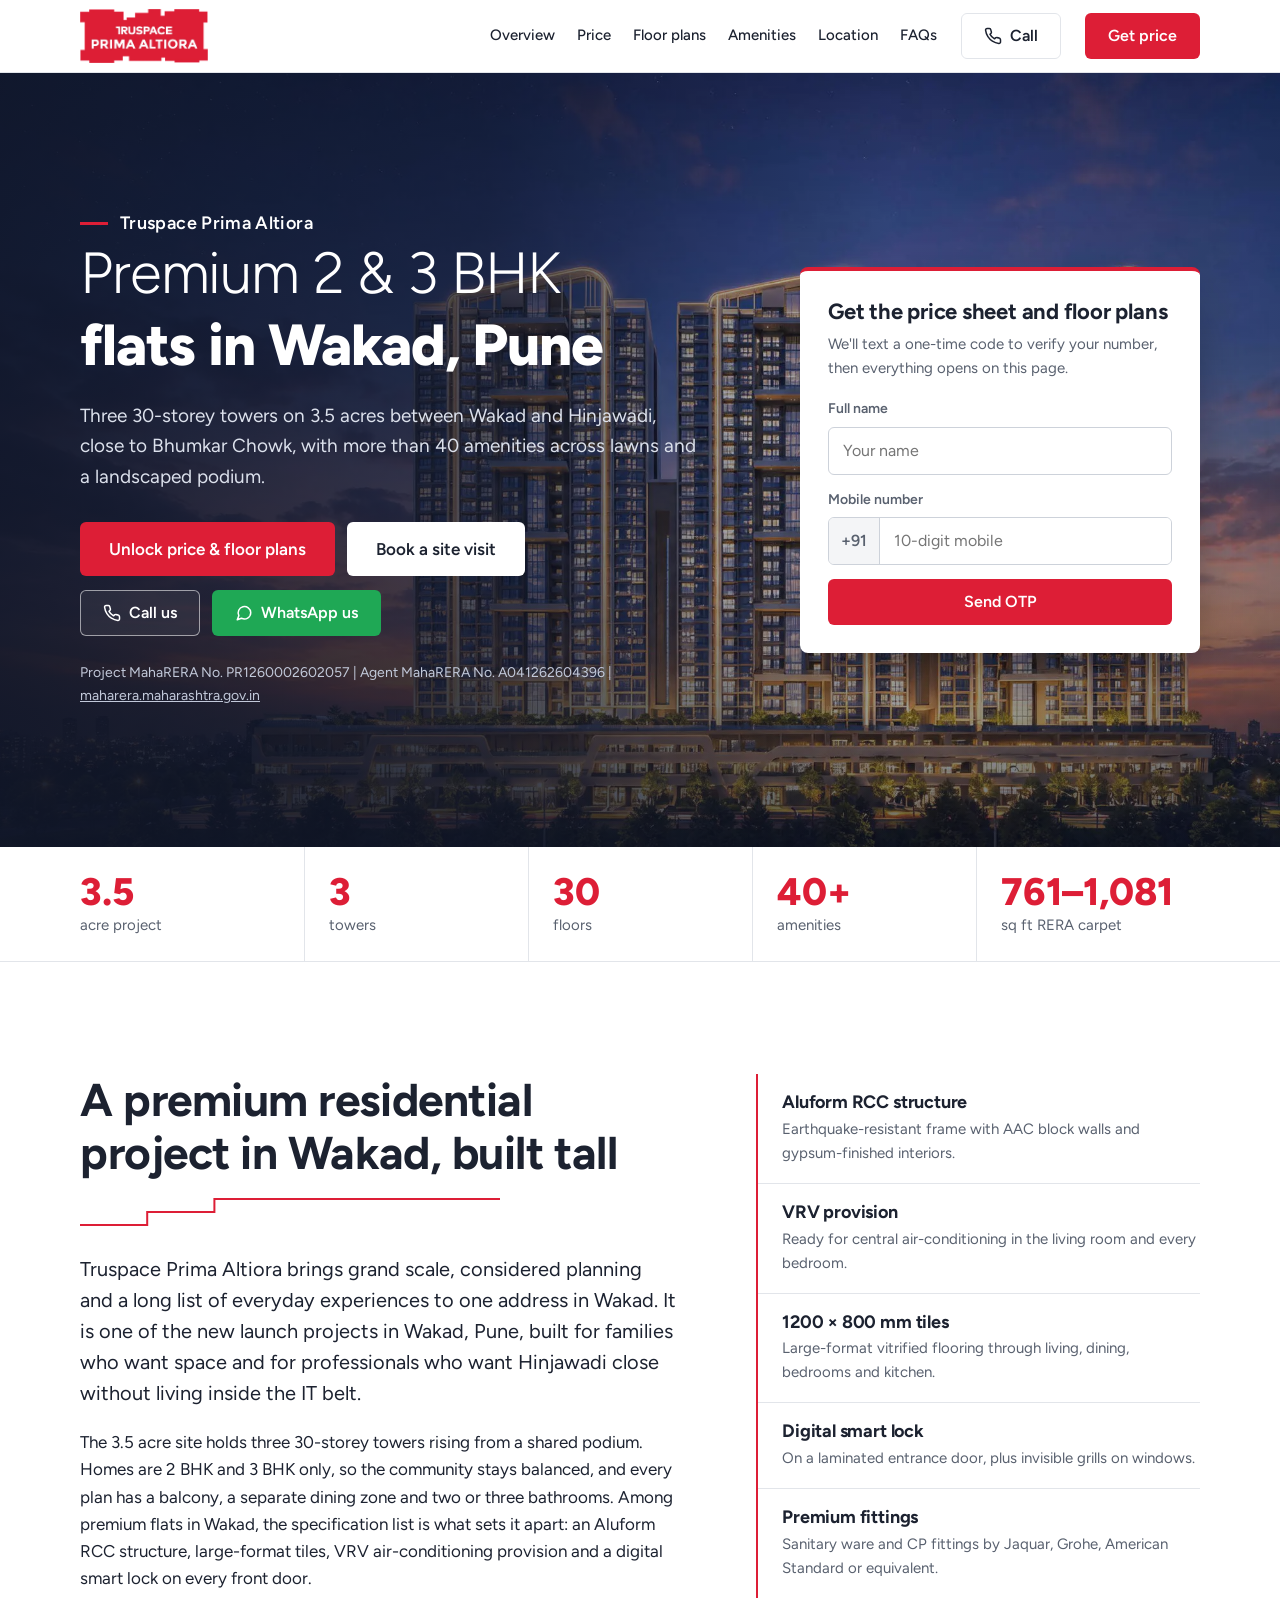
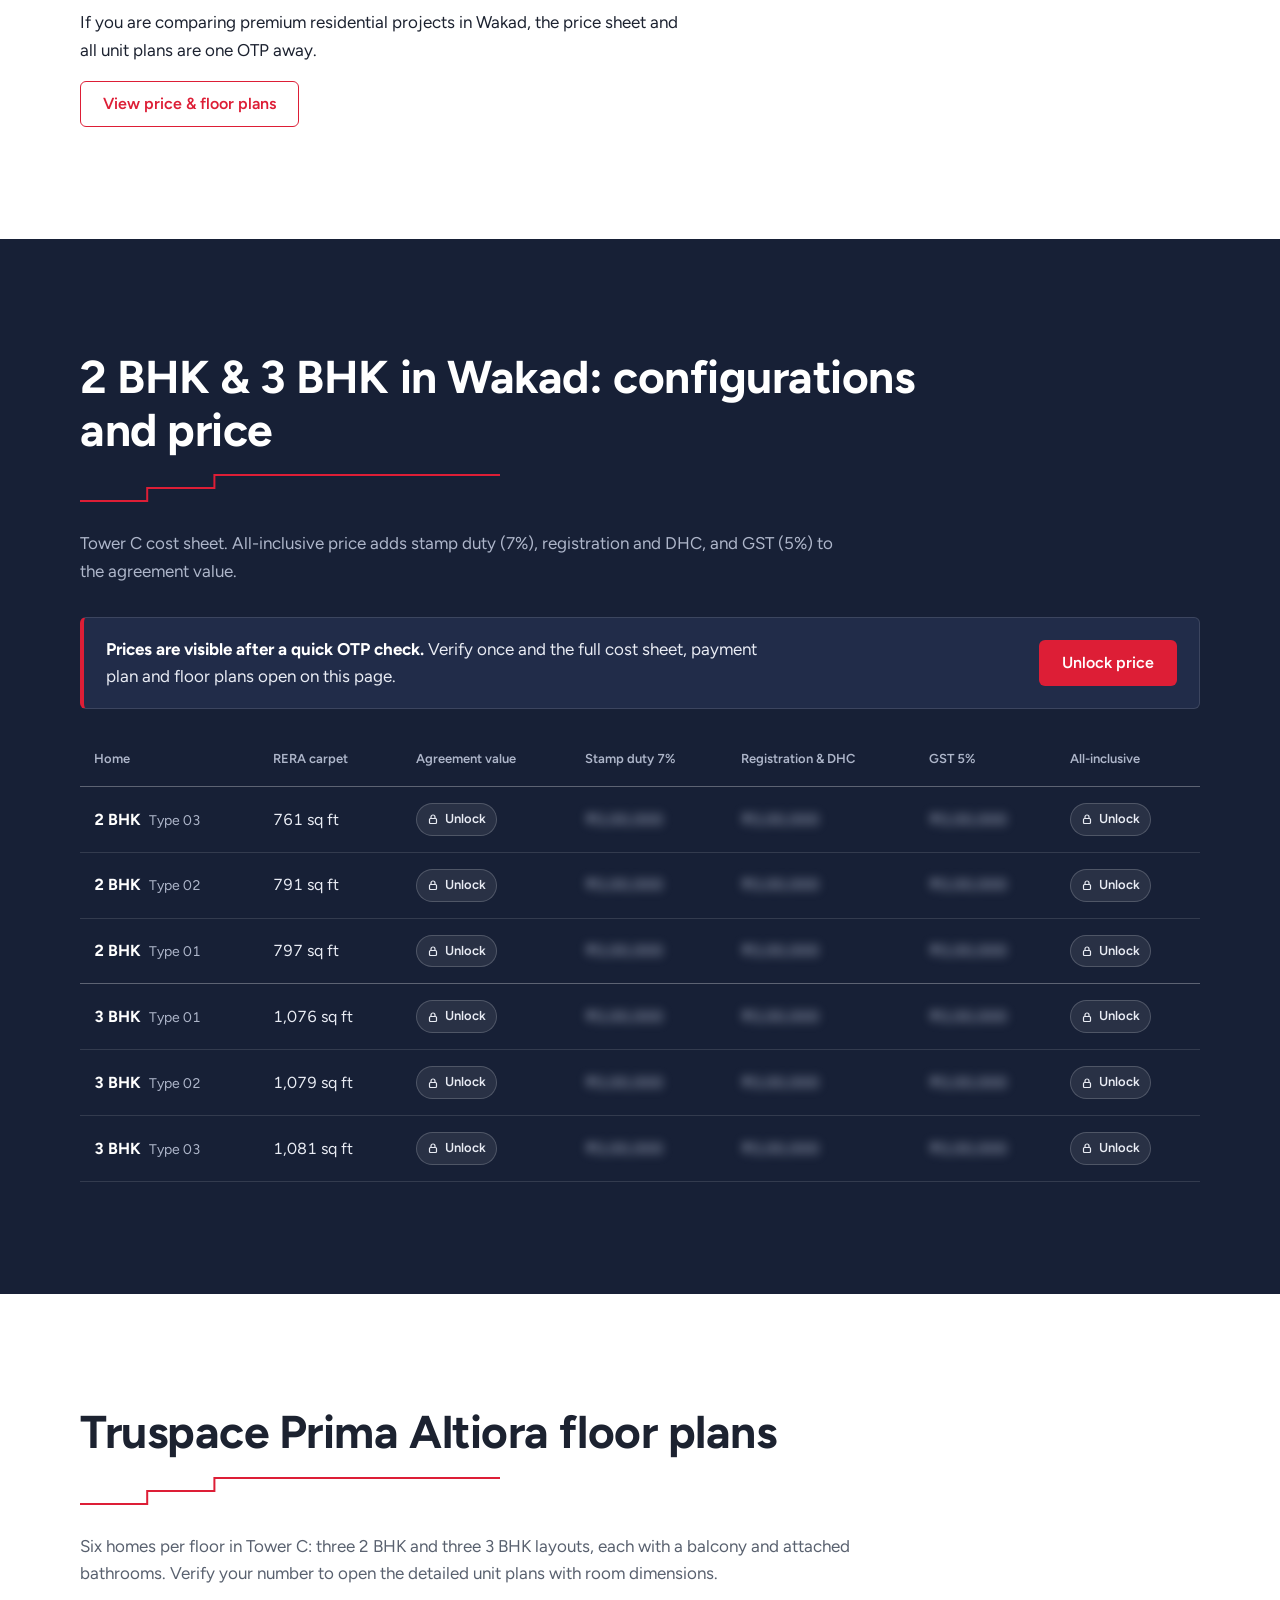
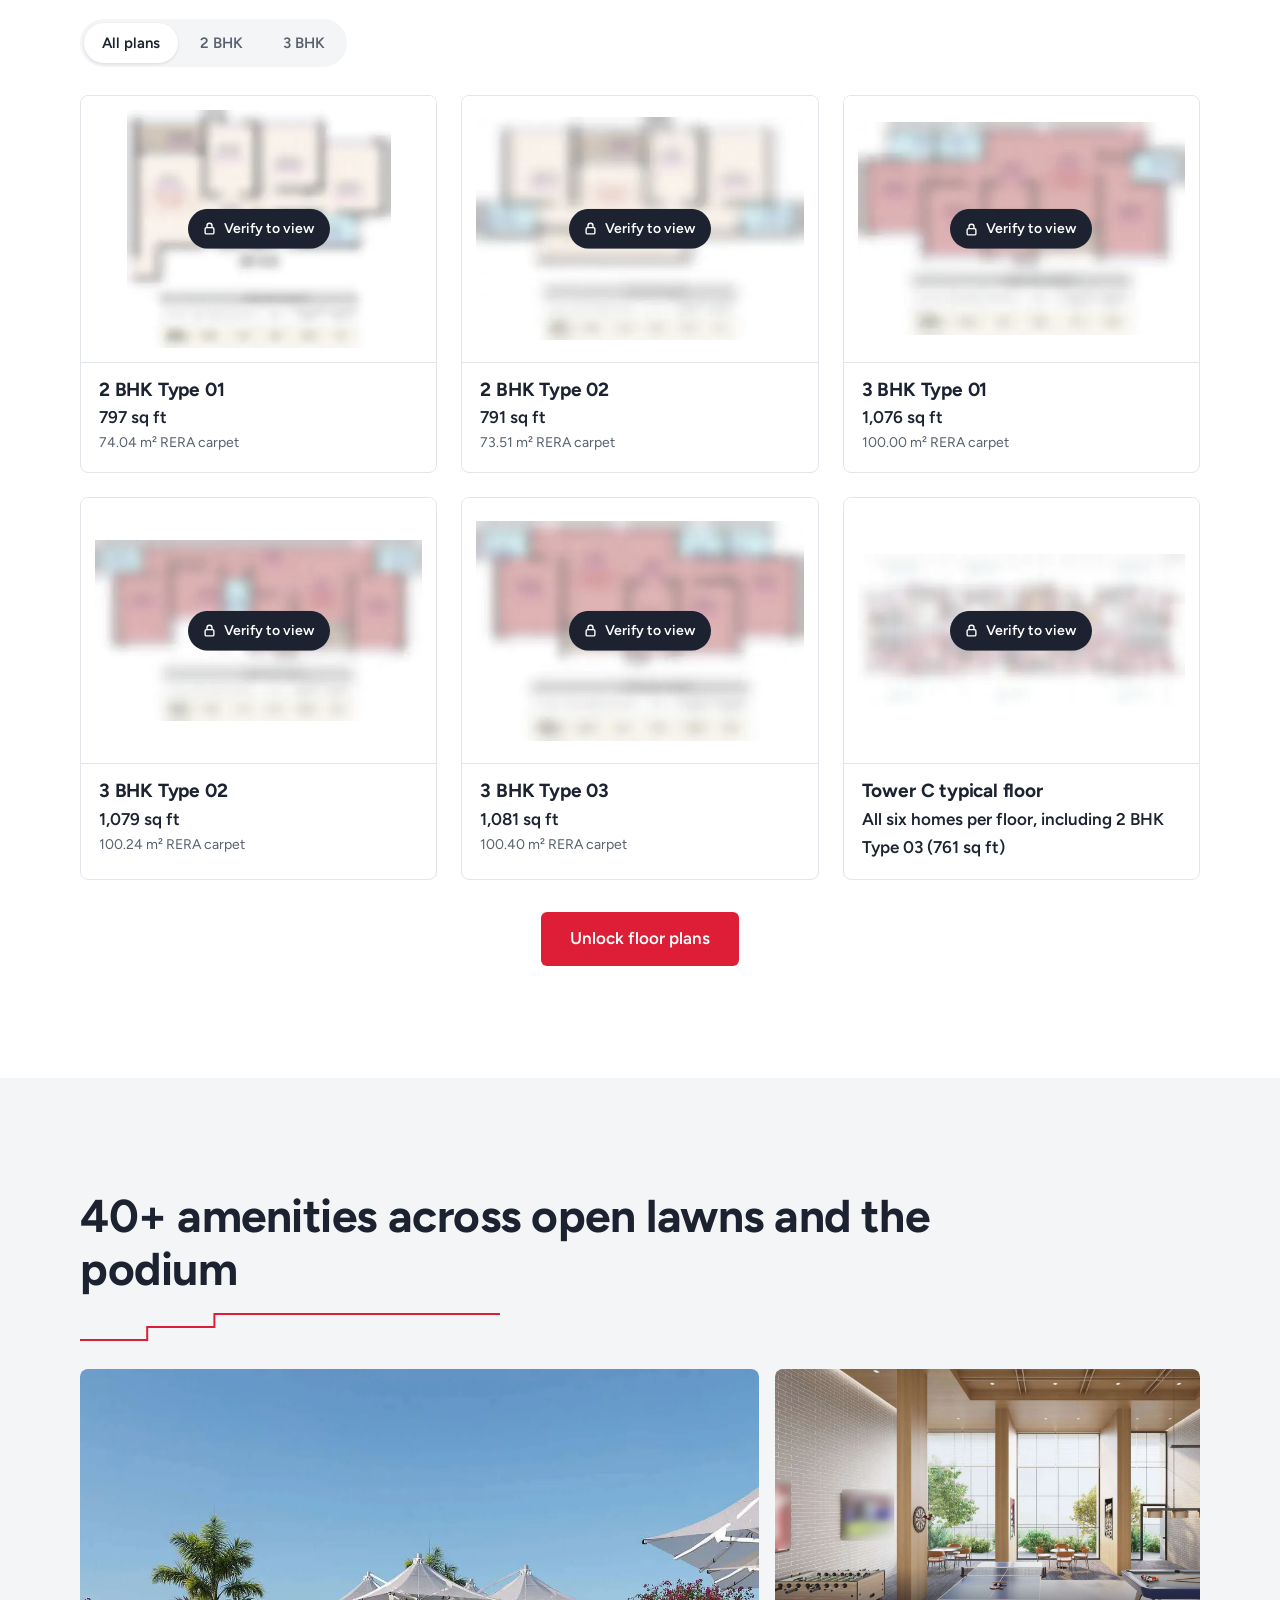
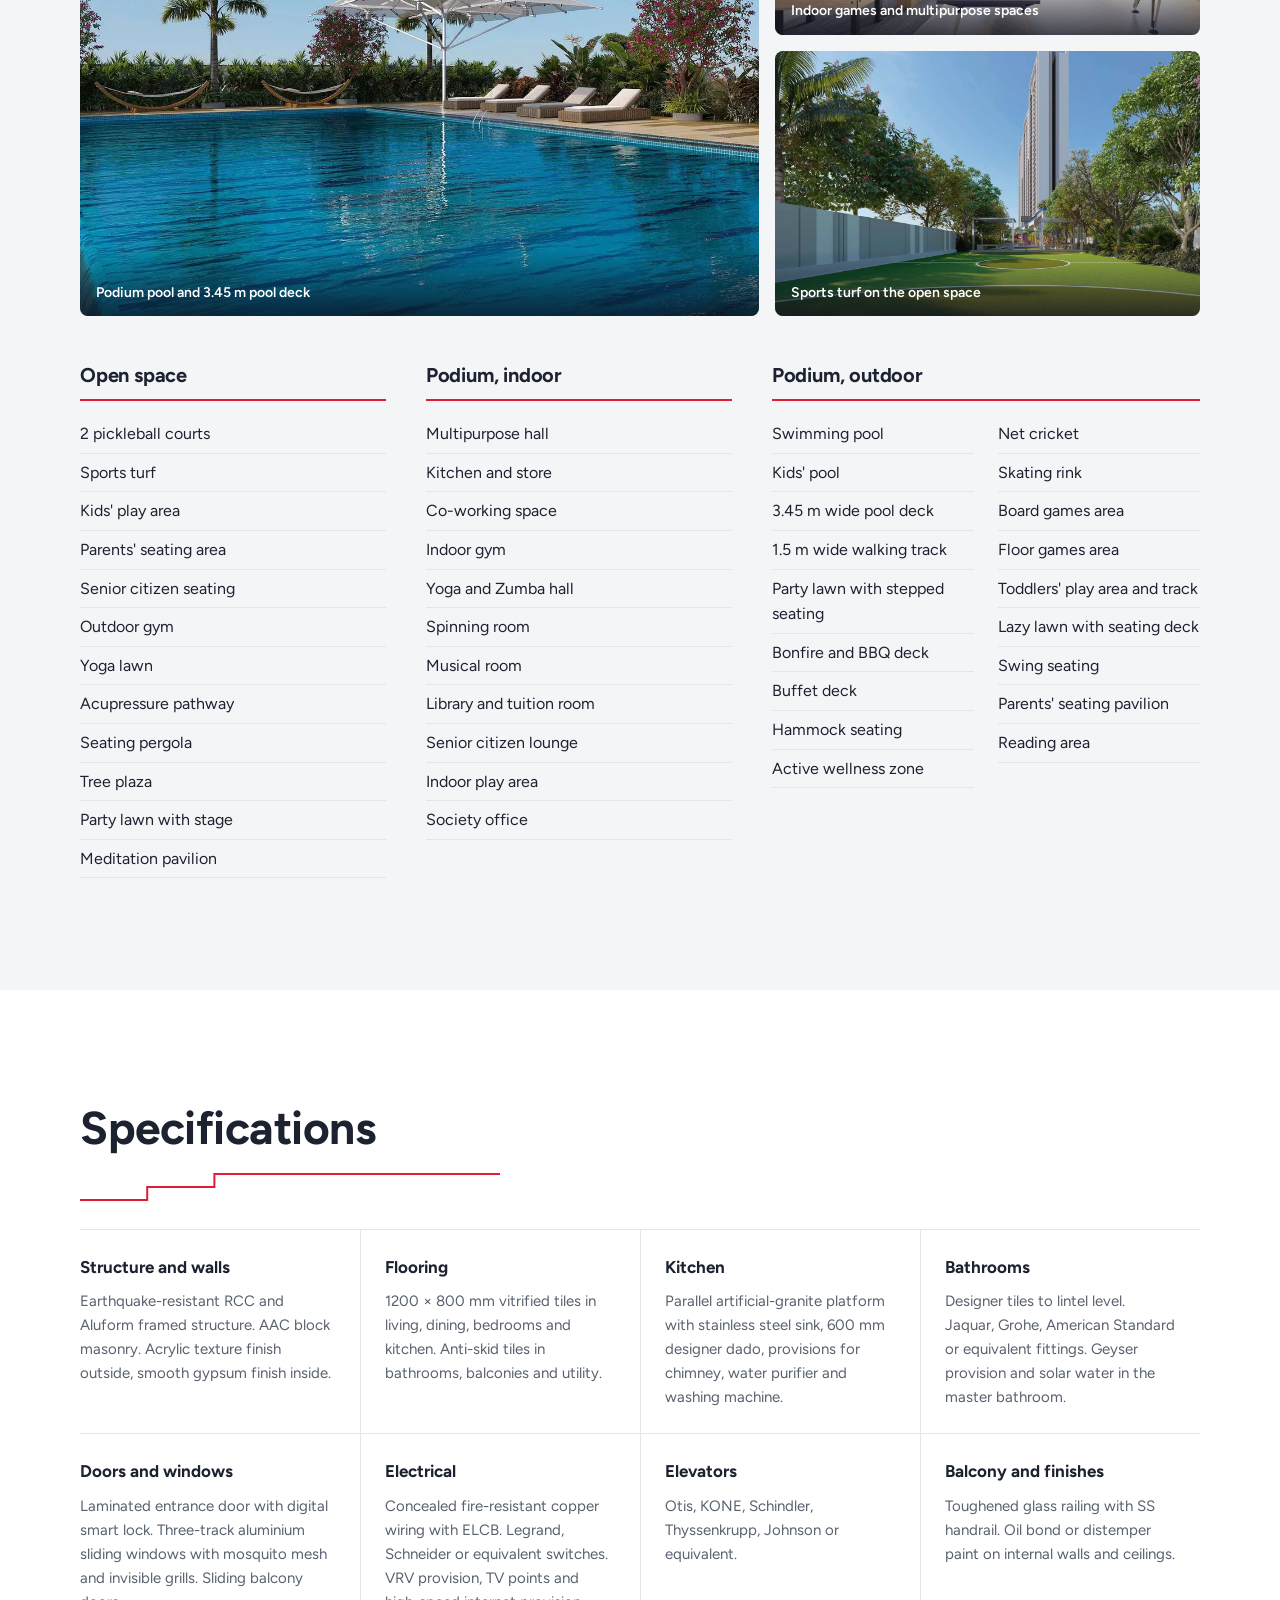
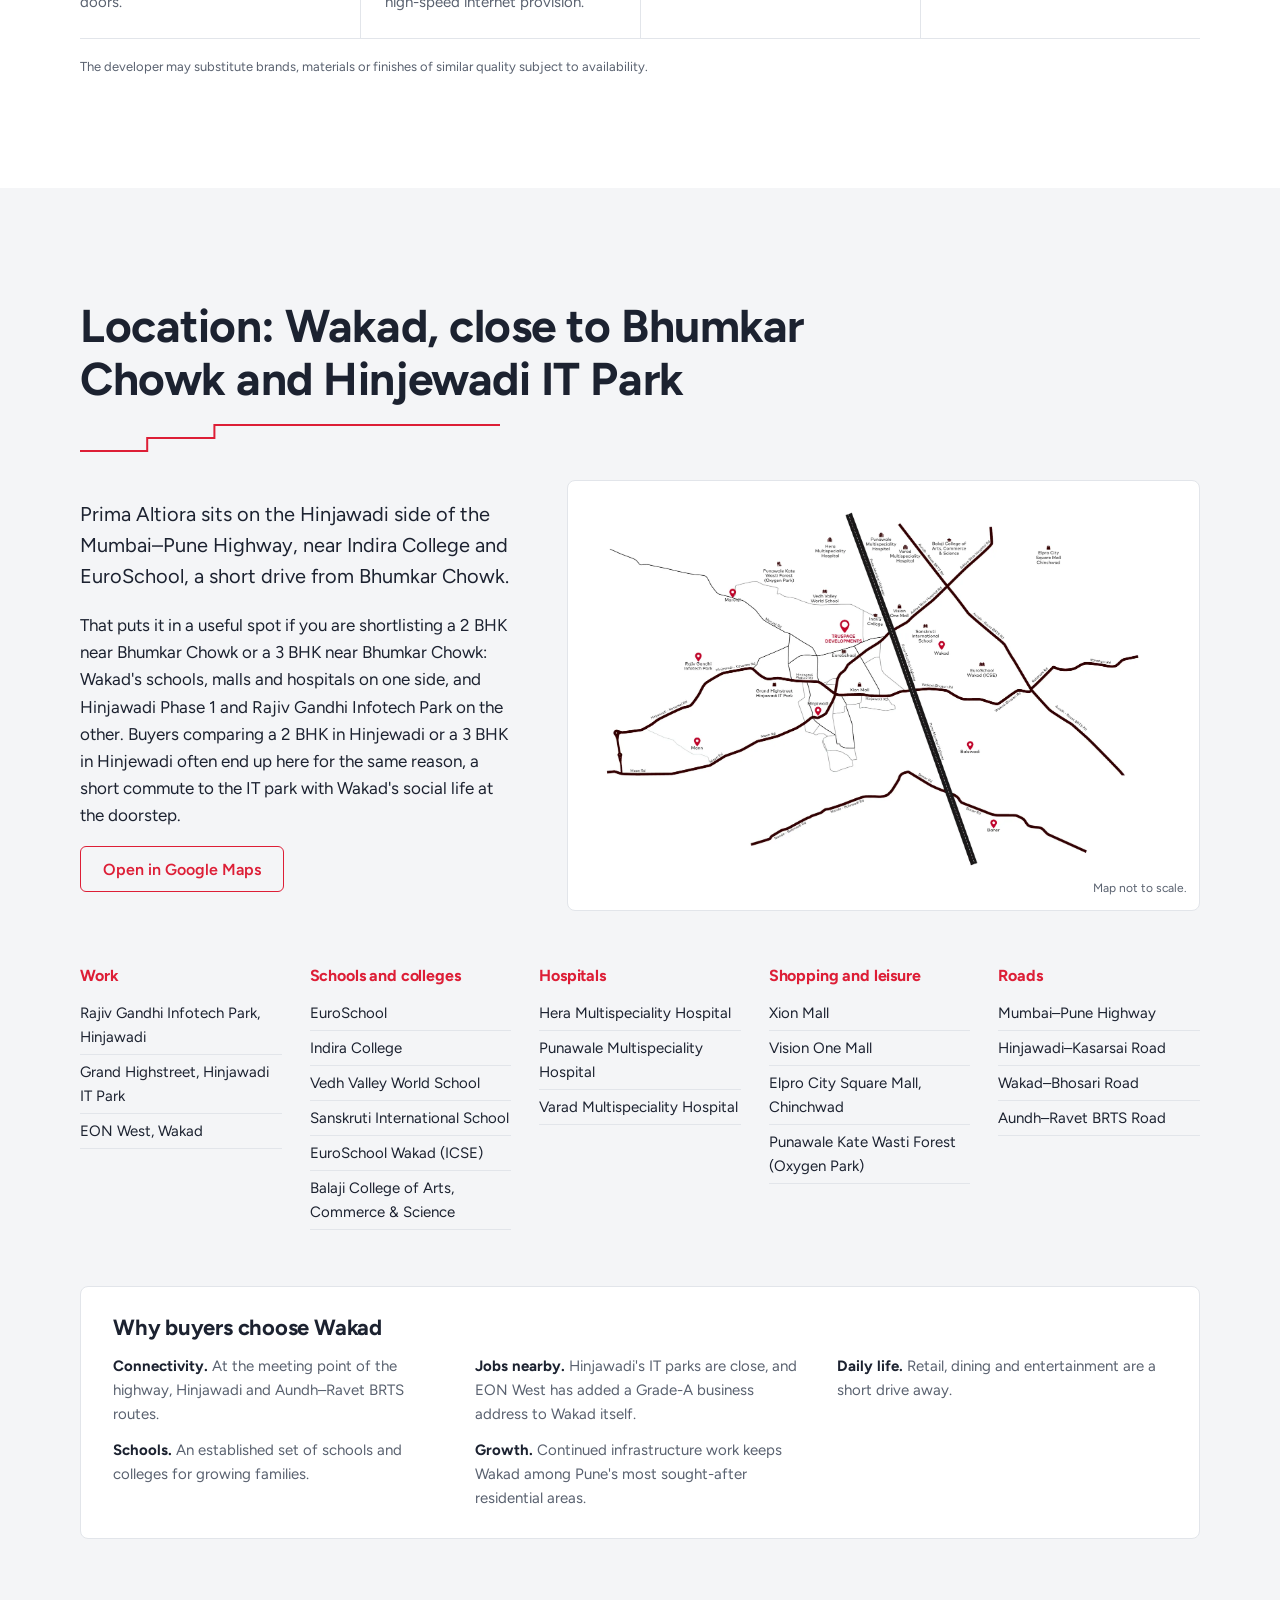
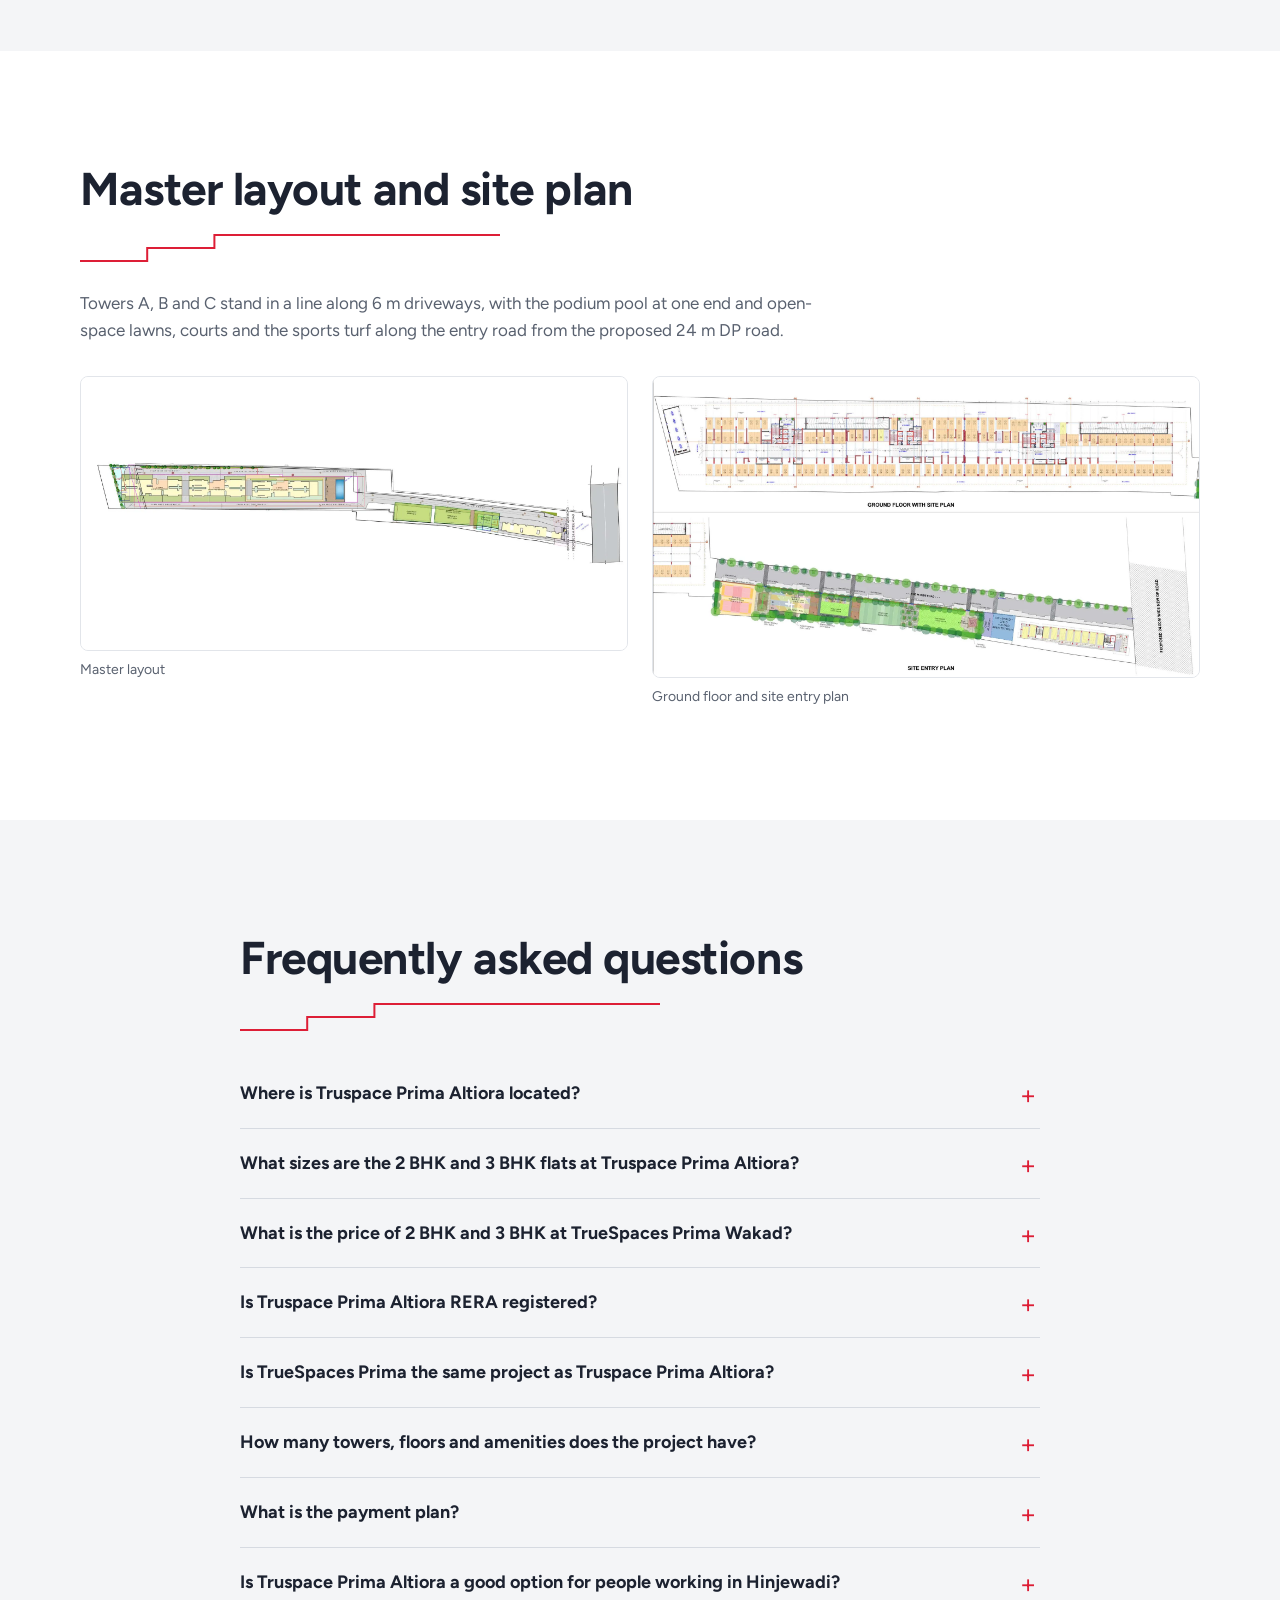
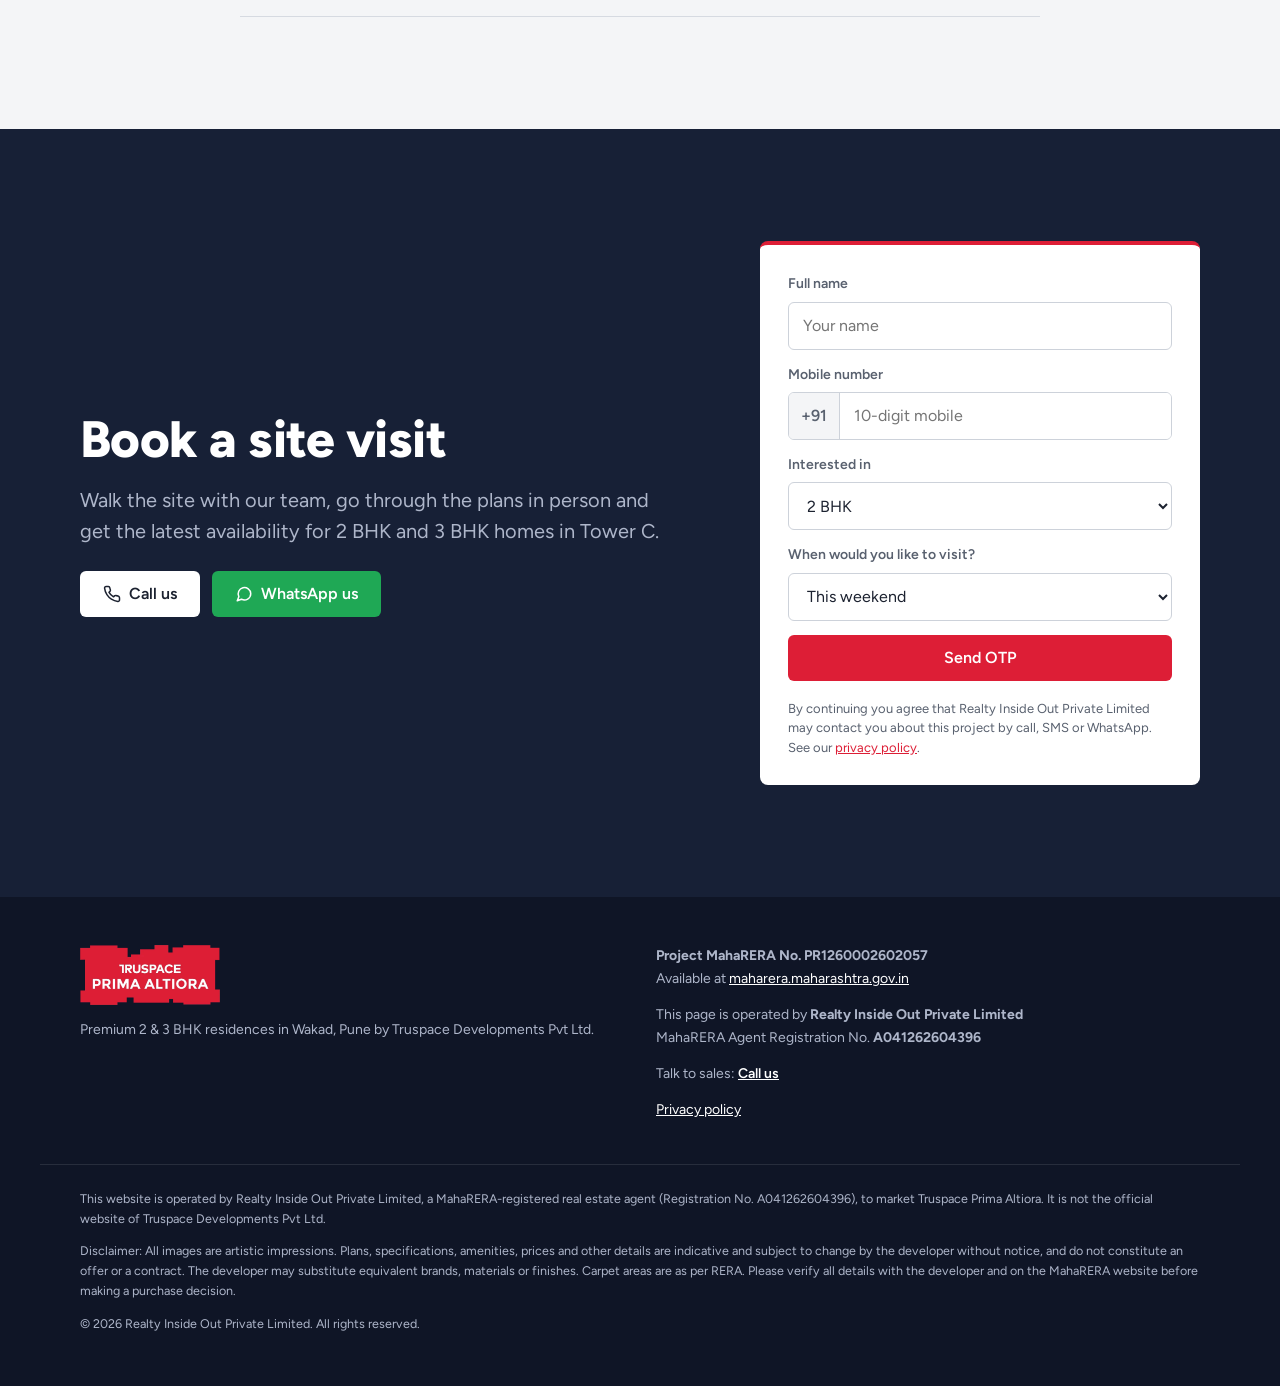
<file: index.html>
<!doctype html>
<html lang="en-IN">
<head>
  
<!-- Google tag (gtag.js) -->
<script async src="https://www.googletagmanager.com/gtag/js?id=AW-18471562189"></script>
<script>
  window.dataLayer = window.dataLayer || [];
  function gtag(){dataLayer.push(arguments);}
  gtag('js', new Date());

  gtag('config', 'AW-18471562189');
</script>

  <meta charset="utf-8">
  <meta name="viewport" content="width=device-width, initial-scale=1">


<title>TruSpace Prima Altiora | 2 &amp; 3 BHK Flats in Wakad, Pune</title>

<link rel="icon" type="image/png" sizes="48x48" href="/favicon-48.png">

<meta name="description" content="Explore TruSpace Prima Altiora, a premium residential project in Wakad, Pune. Discover 2 &amp; 3 BHK flats near Bhumkar Chowk and Hinjewadi IT Park with modern amenities, spacious layouts, clubhouse, swimming pool and excellent connectivity. Get the latest price, floor plans, brochure and project details. Enquire today!">

<meta name="keywords" content="TruSpace Prima Altiora, TruSpace Prima Altiora Wakad, 2 BHK flats in Wakad, 3 BHK flats in Wakad, premium apartments in Wakad Pune, new launch flats in Wakad, flats near Bhumkar Chowk, flats near Hinjewadi IT Park, TruSpace Prima Altiora price, TruSpace Prima Altiora floor plan, residential projects in Wakad">

<meta name="robots" content="index, follow, max-image-preview:large">

<link rel="canonical" href="https://truspaceprimaaltior.com/">

<meta name="theme-color" content="#DD1E36">

<meta name="geo.region" content="IN-MH">
<meta name="geo.placename" content="Wakad, Pune">


  <!-- Open Graph / social sharing -->
  <meta property="og:type" content="website">
  <meta property="og:locale" content="en_IN">
  <meta property="og:site_name" content="Truspace Prima Altiora">
  <meta property="og:title" content="Truspace Prima Altiora – Premium 2 &amp; 3 BHK Flats in Wakad, Pune">
  <meta property="og:description" content="New launch in Wakad near Bhumkar Chowk and Hinjewadi IT Park. 3 towers, 30 floors, 40+ amenities. Verify your number to view price and floor plans.">
  <meta property="og:url" content="https://truspaceprimaaltior.com/">
  <meta property="og:image" content="https://truspaceprimaaltior.com/assets/img/og-prima-altiora.jpg">
  <meta property="og:image:width" content="1200">
  <meta property="og:image:height" content="630">
  <meta property="og:image:alt" content="Truspace Prima Altiora towers in Wakad, Pune at dusk (artistic impression)">
  <meta name="twitter:card" content="summary_large_image">
  <meta name="twitter:title" content="Truspace Prima Altiora – Premium 2 &amp; 3 BHK Flats in Wakad, Pune">
  <meta name="twitter:description" content="New launch in Wakad near Bhumkar Chowk and Hinjewadi IT Park. View price and floor plans.">
  <meta name="twitter:image" content="https://truspaceprimaaltior.com/assets/img/og-prima-altiora.jpg">

  <link rel="icon" href="assets/img/favicon.svg" type="image/svg+xml">
  <link rel="icon" href="assets/img/favicon-32.png" sizes="32x32" type="image/png">
  <link rel="apple-touch-icon" href="assets/img/apple-touch-icon.png">

  <link rel="preconnect" href="https://fonts.googleapis.com">
  <link rel="preconnect" href="https://fonts.gstatic.com" crossorigin>
  <link rel="stylesheet" href="https://fonts.googleapis.com/css2?family=Figtree:wght@300;400;500;600;700;800&display=swap">
  <link rel="preload" as="image" href="assets/img/prima-altiora-wakad-towers.webp" imagesrcset="assets/img/prima-altiora-wakad-towers-1000.webp 1000w, assets/img/prima-altiora-wakad-towers.webp 2000w" imagesizes="100vw" fetchpriority="high">
  <link rel="stylesheet" href="assets/css/style.css">

  <!-- Structured data: residential complex -->
  <script type="application/ld+json">
  {
    "@context": "https://schema.org",
    "@graph": [
      {
        "@type": "ApartmentComplex",
        "@id": "https://truspaceprimaaltior.com/#project",
        "name": "Truspace Prima Altiora",
        "alternateName": ["TrueSpaces Prima Wakad", "Truespace Prima Altiora", "Truspace Prima Wakad", "Prima Altiora Wakad"],
        "description": "Premium 2 BHK and 3 BHK residences in Wakad, Pune by Truspace Developments Pvt Ltd: 3 towers of 30 floors on a 3.5 acre site with 40+ amenities, near Bhumkar Chowk and Hinjewadi IT Park. MahaRERA No. PR1260002602057.",
        "url": "https://truspaceprimaaltior.com/",
        "image": [
          "https://truspaceprimaaltior.com/assets/img/prima-altiora-wakad-towers.webp",
          "https://truspaceprimaaltior.com/assets/img/podium-swimming-pool.webp",
          "https://truspaceprimaaltior.com/assets/img/sports-turf-open-space.webp"
        ],
        "address": {
          "@type": "PostalAddress",
          "addressLocality": "Wakad",
          "addressRegion": "Maharashtra",
          "postalCode": "411057",
          "addressCountry": "IN"
        },
        "containedInPlace": { "@type": "City", "name": "Pune" },
        "petsAllowed": false,
        "amenityFeature": [
          { "@type": "LocationFeatureSpecification", "name": "Swimming pool", "value": true },
          { "@type": "LocationFeatureSpecification", "name": "Kids pool", "value": true },
          { "@type": "LocationFeatureSpecification", "name": "Indoor gym", "value": true },
          { "@type": "LocationFeatureSpecification", "name": "Co-working space", "value": true },
          { "@type": "LocationFeatureSpecification", "name": "Pickleball courts", "value": true },
          { "@type": "LocationFeatureSpecification", "name": "Sports turf", "value": true },
          { "@type": "LocationFeatureSpecification", "name": "Multipurpose hall", "value": true },
          { "@type": "LocationFeatureSpecification", "name": "Skating rink", "value": true },
          { "@type": "LocationFeatureSpecification", "name": "Net cricket", "value": true },
          { "@type": "LocationFeatureSpecification", "name": "Senior citizen lounge", "value": true }
        ],
        "containsPlace": [
          {
            "@type": "Apartment",
            "name": "2 BHK apartment, Tower C",
            "numberOfBedrooms": 2,
            "numberOfBathroomsTotal": 2,
            "floorSize": { "@type": "QuantitativeValue", "minValue": 761, "maxValue": 797, "unitCode": "FTK", "unitText": "sq ft RERA carpet" }
          },
          {
            "@type": "Apartment",
            "name": "3 BHK apartment, Tower C",
            "numberOfBedrooms": 3,
            "numberOfBathroomsTotal": 3,
            "floorSize": { "@type": "QuantitativeValue", "minValue": 1076, "maxValue": 1081, "unitCode": "FTK", "unitText": "sq ft RERA carpet" }
          }
        ],
        "brand": { "@id": "https://truspaceprimaaltior.com/#developer" }
      },
      {
        "@type": "Organization",
        "@id": "https://truspaceprimaaltior.com/#developer",
        "name": "Truspace Developments Pvt Ltd",
        "alternateName": "Truspace",
        "logo": "https://truspaceprimaaltior.com/assets/img/truspace-prima-altiora-logo.png"
      },
      {
        "@type": "RealEstateAgent",
        "@id": "https://truspaceprimaaltior.com/#agent",
        "name": "Realty Inside Out Private Limited",
        "areaServed": { "@type": "City", "name": "Pune" },
        "identifier": { "@type": "PropertyValue", "propertyID": "MahaRERA Agent Registration No.", "value": "A041262604396" }
      },
      {
        "@type": "WebPage",
        "@id": "https://truspaceprimaaltior.com/#webpage",
        "url": "https://truspaceprimaaltior.com/",
        "name": "Truspace Prima Altiora | Premium 2 & 3 BHK Flats in Wakad, Pune",
        "inLanguage": "en-IN",
        "about": { "@id": "https://truspaceprimaaltior.com/#project" },
        "publisher": { "@id": "https://truspaceprimaaltior.com/#agent" },
        "primaryImageOfPage": "https://truspaceprimaaltior.com/assets/img/prima-altiora-wakad-towers.webp"
      }
    ]
  }
  </script>
  <!-- Structured data: FAQs (kept in sync with the FAQ section below) -->
  <script type="application/ld+json">
  {
    "@context": "https://schema.org",
    "@type": "FAQPage",
    "mainEntity": [
      { "@type": "Question", "name": "Where is Truspace Prima Altiora located?",
        "acceptedAnswer": { "@type": "Answer", "text": "Truspace Prima Altiora is in Wakad, Pune, on the Hinjawadi side of the Mumbai–Pune Highway near Indira College and EuroSchool. Bhumkar Chowk and Hinjewadi IT Park (Rajiv Gandhi Infotech Park) are both close by." } },
      { "@type": "Question", "name": "What sizes are the 2 BHK and 3 BHK flats at Truspace Prima Altiora?",
        "acceptedAnswer": { "@type": "Answer", "text": "In Tower C, 2 BHK homes are 761, 791 and 797 sq ft RERA carpet, and 3 BHK homes are 1,076, 1,079 and 1,081 sq ft RERA carpet." } },
      { "@type": "Question", "name": "What is the price of 2 BHK and 3 BHK at TrueSpaces Prima Wakad?",
        "acceptedAnswer": { "@type": "Answer", "text": "Prices depend on the unit type. Verify your mobile number with an OTP on this page to view the current cost sheet for every 2 BHK and 3 BHK, including stamp duty, registration and GST, along with the floor plans." } },
      { "@type": "Question", "name": "Is Truspace Prima Altiora RERA registered?",
        "acceptedAnswer": { "@type": "Answer", "text": "Yes. The project is registered with MahaRERA under registration number PR1260002602057, which you can check on maharera.maharashtra.gov.in." } },
      { "@type": "Question", "name": "Is TrueSpaces Prima the same project as Truspace Prima Altiora?",
        "acceptedAnswer": { "@type": "Answer", "text": "Yes. The project is often searched as TrueSpaces Prima or Truespace Prima Wakad. Its registered name is Truspace Prima Altiora, developed by Truspace Developments Pvt Ltd." } },
      { "@type": "Question", "name": "How many towers, floors and amenities does the project have?",
        "acceptedAnswer": { "@type": "Answer", "text": "Truspace Prima Altiora has 3 towers of 30 floors on a 3.5 acre site, with more than 40 amenities across open lawns, an indoor podium clubhouse and an outdoor podium deck with a swimming pool." } },
      { "@type": "Question", "name": "What is the payment plan?",
        "acceptedAnswer": { "@type": "Answer", "text": "It is a construction-linked plan: 10% before the agreement for sale, a further 10% (including 1% TDS) on agreement, then instalments tied to excavation, plinth, slab and finishing milestones, with 5% on possession." } },
      { "@type": "Question", "name": "Is Truspace Prima Altiora a good option for people working in Hinjewadi?",
        "acceptedAnswer": { "@type": "Answer", "text": "The project sits between Wakad and Hinjawadi Phase 1, so Rajiv Gandhi Infotech Park, Grand Highstreet and EON West are within easy reach, which suits buyers looking for a 2 BHK or 3 BHK in Hinjewadi or flats near Hinjewadi IT Park." } }
    ]
  }
  </script>

  <script src="assets/js/config.js"></script>
</head>
<body>
  <a class="skip" href="#main">Skip to content</a>

  <header class="site-header" id="top">
    <div class="wrap header-inner">
      <a class="brand" href="#top" aria-label="Truspace Prima Altiora home">
        <img src="assets/img/truspace-prima-altiora-logo.webp" width="140" height="60" alt="Truspace Prima Altiora logo">
      </a>
      <nav class="nav" aria-label="Page sections">
        <a href="#overview">Overview</a>
        <a href="#price">Price</a>
        <a href="#floor-plans">Floor plans</a>
        <a href="#amenities">Amenities</a>
        <a href="#location">Location</a>
        <a href="#faq">FAQs</a>
      </nav>
      <a class="btn btn-ghost header-call" data-call="short" href="#enquire"><svg class="ico" viewBox="0 0 24 24" fill="none" stroke="currentColor" stroke-width="2" stroke-linecap="round" stroke-linejoin="round" aria-hidden="true"><path d="M22 16.9v3a2 2 0 0 1-2.2 2 19.8 19.8 0 0 1-8.6-3.1 19.5 19.5 0 0 1-6-6A19.8 19.8 0 0 1 2.1 4.2 2 2 0 0 1 4.1 2h3a2 2 0 0 1 2 1.7c.1.9.4 1.8.7 2.7a2 2 0 0 1-.5 2.1L8 9.8a16 16 0 0 0 6 6l1.3-1.3a2 2 0 0 1 2.1-.4c.9.3 1.8.6 2.7.7a2 2 0 0 1 1.7 2z"/></svg><span data-call-text>Call</span></a>
      <button class="btn btn-primary header-cta" type="button" data-gate="price">Get price</button>
    </div>
  </header>

  <main id="main">
    <!-- HERO -->
    <section class="hero" aria-labelledby="hero-title">
      <img class="hero-img"
           src="assets/img/prima-altiora-wakad-towers.webp"
           srcset="assets/img/prima-altiora-wakad-towers-1000.webp 1000w, assets/img/prima-altiora-wakad-towers.webp 2000w"
           sizes="100vw" width="2000" height="1390" fetchpriority="high"
           alt="Three 30-storey towers of Truspace Prima Altiora, Wakad, lit at dusk above a landscaped podium (artistic impression)">
      <div class="wrap hero-grid">
        <div class="hero-copy">
          <h1 id="hero-title">
            <span class="h1-project">Truspace Prima Altiora</span>
            <span class="h1-light">Premium 2 &amp; 3 BHK</span>
            <span class="h1-bold">flats in Wakad, Pune</span>
          </h1>
          <p class="hero-sub">Three 30-storey towers on 3.5 acres between Wakad and Hinjawadi, close to Bhumkar Chowk, with more than 40 amenities across lawns and a landscaped podium.</p>
          <div class="hero-actions">
            <button class="btn btn-primary btn-lg" type="button" data-gate="price">Unlock price &amp; floor plans</button>
            <a class="btn btn-light btn-lg" href="#enquire">Book a site visit</a>
          </div>
          <div class="hero-contact">
            <a class="btn btn-call" data-call="long" href="#enquire"><svg class="ico" viewBox="0 0 24 24" fill="none" stroke="currentColor" stroke-width="2" stroke-linecap="round" stroke-linejoin="round" aria-hidden="true"><path d="M22 16.9v3a2 2 0 0 1-2.2 2 19.8 19.8 0 0 1-8.6-3.1 19.5 19.5 0 0 1-6-6A19.8 19.8 0 0 1 2.1 4.2 2 2 0 0 1 4.1 2h3a2 2 0 0 1 2 1.7c.1.9.4 1.8.7 2.7a2 2 0 0 1-.5 2.1L8 9.8a16 16 0 0 0 6 6l1.3-1.3a2 2 0 0 1 2.1-.4c.9.3 1.8.6 2.7.7a2 2 0 0 1 1.7 2z"/></svg><span data-call-text>Call us</span></a>
            <a class="btn btn-whatsapp" data-whatsapp href="#enquire"><svg class="ico" viewBox="0 0 24 24" fill="none" stroke="currentColor" stroke-width="2" stroke-linecap="round" stroke-linejoin="round" aria-hidden="true"><path d="M21 11.5a8.4 8.4 0 0 1-12.4 7.4L3 21l2.1-5.4A8.4 8.4 0 1 1 21 11.5z"/></svg><span>WhatsApp us</span></a>
          </div>
          <p class="rera-line">Project MahaRERA No. PR1260002602057 <span aria-hidden="true">|</span> Agent MahaRERA No. A041262604396 <span aria-hidden="true">|</span> <a href="https://maharera.maharashtra.gov.in" target="_blank" rel="noopener">maharera.maharashtra.gov.in</a></p>
        </div>

        <aside class="hero-card" aria-labelledby="hero-card-title">
          <h2 id="hero-card-title">Get the price sheet and floor plans</h2>
          <p>We'll text a one-time code to verify your number, then everything opens on this page.</p>
          <form class="lead-form" data-intent="Price & floor plans" data-target="#price" novalidate>
            <label class="field">
              <span>Full name</span>
              <input name="name" type="text" autocomplete="name" required minlength="2" maxlength="60" placeholder="Your name">
            </label>
            <label class="field">
              <span>Mobile number</span>
              <span class="phone-field"><span class="cc">+91</span><input name="phone" type="tel" inputmode="numeric" autocomplete="tel-national" required maxlength="16" placeholder="10-digit mobile"></span>
            </label>
            <input class="hp" type="text" name="website" tabindex="-1" autocomplete="off" aria-hidden="true">
            <p class="form-error" role="alert"></p>
            <button class="btn btn-primary btn-block" type="submit">Send OTP</button>
          </form>
        </aside>
      </div>
    </section>

    <!-- KEY FACTS -->
    <section class="facts" aria-label="Project at a glance">
      <ul class="wrap facts-list">
        <li><strong>3.5</strong><span>acre project</span></li>
        <li><strong>3</strong><span>towers</span></li>
        <li><strong>30</strong><span>floors</span></li>
        <li><strong>40+</strong><span>amenities</span></li>
        <li><strong>761–1,081</strong><span>sq ft RERA carpet</span></li>
      </ul>
    </section>

    <!-- OVERVIEW -->
    <section class="section" id="overview" aria-labelledby="overview-title">
      <div class="wrap overview-grid">
        <div>
          <div class="sec-head">
            <h2 id="overview-title">A premium residential project in Wakad, built tall</h2>
            <svg class="steps" viewBox="0 0 1000 28" preserveAspectRatio="none" aria-hidden="true"><path d="M0 27H160V14H320V1H1000" vector-effect="non-scaling-stroke"/></svg>
          </div>
          <p class="lead">Truspace Prima Altiora brings grand scale, considered planning and a long list of everyday experiences to one address in Wakad. It is one of the new launch projects in Wakad, Pune, built for families who want space and for professionals who want Hinjawadi close without living inside the IT belt.</p>
          <p>The 3.5 acre site holds three 30-storey towers rising from a shared podium. Homes are 2 BHK and 3 BHK only, so the community stays balanced, and every plan has a balcony, a separate dining zone and two or three bathrooms. Among premium flats in Wakad, the specification list is what sets it apart: an Aluform RCC structure, large-format tiles, VRV air-conditioning provision and a digital smart lock on every front door.</p>
          <p>If you are comparing premium residential projects in Wakad, the price sheet and all unit plans are one OTP away.</p>
          <button class="btn btn-outline" type="button" data-gate="price">View price &amp; floor plans</button>
        </div>
        <ul class="highlights" aria-label="Home highlights">
          <li><h3>Aluform RCC structure</h3><p>Earthquake-resistant frame with AAC block walls and gypsum-finished interiors.</p></li>
          <li><h3>VRV provision</h3><p>Ready for central air-conditioning in the living room and every bedroom.</p></li>
          <li><h3>1200 × 800 mm tiles</h3><p>Large-format vitrified flooring through living, dining, bedrooms and kitchen.</p></li>
          <li><h3>Digital smart lock</h3><p>On a laminated entrance door, plus invisible grills on windows.</p></li>
          <li><h3>Premium fittings</h3><p>Sanitary ware and CP fittings by Jaquar, Grohe, American Standard or equivalent.</p></li>
        </ul>
      </div>
    </section>

    <!-- PRICE -->
    <section class="section section-dark" id="price" aria-labelledby="price-title">
      <div class="wrap">
        <div class="sec-head">
          <h2 id="price-title">2 BHK &amp; 3 BHK in Wakad: configurations and price</h2>
          <svg class="steps" viewBox="0 0 1000 28" preserveAspectRatio="none" aria-hidden="true"><path d="M0 27H160V14H320V1H1000" vector-effect="non-scaling-stroke"/></svg>
        </div>
        <p class="sec-intro">Tower C cost sheet. All-inclusive price adds stamp duty (7%), registration and DHC, and GST (5%) to the agreement value.</p>

        <div class="locked-banner" data-locked-only>
          <p><strong>Prices are visible after a quick OTP check.</strong> Verify once and the full cost sheet, payment plan and floor plans open on this page.</p>
          <button class="btn btn-primary" type="button" data-gate="price">Unlock price</button>
        </div>

        <div class="table-scroll">
          <table class="price-table">
            <caption class="sr-only">Truspace Prima Altiora Tower C configurations, carpet areas and prices</caption>
            <thead>
              <tr>
                <th scope="col">Home</th>
                <th scope="col">RERA carpet</th>
                <th scope="col">Agreement value</th>
                <th scope="col">Stamp duty 7%</th>
                <th scope="col">Registration &amp; DHC</th>
                <th scope="col">GST 5%</th>
                <th scope="col">All-inclusive</th>
              </tr>
            </thead>
            <tbody id="price-rows">
              <tr data-unit="2bhk-t3"><th scope="row">2 BHK <small>Type 03</small></th><td data-label="RERA carpet">761 sq ft</td><td class="p" data-k="agreement" data-label="Agreement value"></td><td class="p" data-k="stamp" data-label="Stamp duty 7%"></td><td class="p" data-k="reg" data-label="Registration &amp; DHC"></td><td class="p" data-k="gst" data-label="GST 5%"></td><td class="p total" data-k="total" data-label="All-inclusive"></td></tr>
              <tr data-unit="2bhk-t2"><th scope="row">2 BHK <small>Type 02</small></th><td data-label="RERA carpet">791 sq ft</td><td class="p" data-k="agreement" data-label="Agreement value"></td><td class="p" data-k="stamp" data-label="Stamp duty 7%"></td><td class="p" data-k="reg" data-label="Registration &amp; DHC"></td><td class="p" data-k="gst" data-label="GST 5%"></td><td class="p total" data-k="total" data-label="All-inclusive"></td></tr>
              <tr data-unit="2bhk-t1"><th scope="row">2 BHK <small>Type 01</small></th><td data-label="RERA carpet">797 sq ft</td><td class="p" data-k="agreement" data-label="Agreement value"></td><td class="p" data-k="stamp" data-label="Stamp duty 7%"></td><td class="p" data-k="reg" data-label="Registration &amp; DHC"></td><td class="p" data-k="gst" data-label="GST 5%"></td><td class="p total" data-k="total" data-label="All-inclusive"></td></tr>
              <tr data-unit="3bhk-t1"><th scope="row">3 BHK <small>Type 01</small></th><td data-label="RERA carpet">1,076 sq ft</td><td class="p" data-k="agreement" data-label="Agreement value"></td><td class="p" data-k="stamp" data-label="Stamp duty 7%"></td><td class="p" data-k="reg" data-label="Registration &amp; DHC"></td><td class="p" data-k="gst" data-label="GST 5%"></td><td class="p total" data-k="total" data-label="All-inclusive"></td></tr>
              <tr data-unit="3bhk-t2"><th scope="row">3 BHK <small>Type 02</small></th><td data-label="RERA carpet">1,079 sq ft</td><td class="p" data-k="agreement" data-label="Agreement value"></td><td class="p" data-k="stamp" data-label="Stamp duty 7%"></td><td class="p" data-k="reg" data-label="Registration &amp; DHC"></td><td class="p" data-k="gst" data-label="GST 5%"></td><td class="p total" data-k="total" data-label="All-inclusive"></td></tr>
              <tr data-unit="3bhk-t3"><th scope="row">3 BHK <small>Type 03</small></th><td data-label="RERA carpet">1,081 sq ft</td><td class="p" data-k="agreement" data-label="Agreement value"></td><td class="p" data-k="stamp" data-label="Stamp duty 7%"></td><td class="p" data-k="reg" data-label="Registration &amp; DHC"></td><td class="p" data-k="gst" data-label="GST 5%"></td><td class="p total" data-k="total" data-label="All-inclusive"></td></tr>
            </tbody>
          </table>
        </div>

        <div class="price-extra" data-unlocked-only hidden>
          <ul class="price-notes">
            <li>Application amount: ₹1,00,000 by cheque or DD in favour of “Truspace Developments Pvt Ltd RERA Designated Collection Account for Truspace Prima Altiora”.</li>
            <li>Agreement to be executed within 15 days of booking. Legal charges of ₹15,000 are payable at agreement.</li>
            <li>Maintenance at ₹2.50 per sq ft of carpet per month and corpus fund at ₹100 per sq ft of carpet, payable before possession.</li>
            <li>Rates and taxes applicable on the date of agreement apply. Prices are subject to change without notice.</li>
          </ul>
          <details class="payment-plan">
            <summary>Construction-linked payment plan</summary>
            <ol id="payment-rows" class="plan-list"></ol>
          </details>
        </div>
      </div>
    </section>

    <!-- FLOOR PLANS -->
    <section class="section" id="floor-plans" aria-labelledby="plans-title">
      <div class="wrap">
        <div class="sec-head">
          <h2 id="plans-title">Truspace Prima Altiora floor plans</h2>
          <svg class="steps" viewBox="0 0 1000 28" preserveAspectRatio="none" aria-hidden="true"><path d="M0 27H160V14H320V1H1000" vector-effect="non-scaling-stroke"/></svg>
        </div>
        <p class="sec-intro">Six homes per floor in Tower C: three 2 BHK and three 3 BHK layouts, each with a balcony and attached bathrooms. Verify your number to open the detailed unit plans with room dimensions.</p>

        <div class="plan-filter" role="tablist" aria-label="Filter floor plans">
          <button role="tab" aria-selected="true" data-filter="all">All plans</button>
          <button role="tab" aria-selected="false" data-filter="2">2 BHK</button>
          <button role="tab" aria-selected="false" data-filter="3">3 BHK</button>
        </div>

        <ul class="plan-grid" id="plan-grid">
          <li class="plan-card" data-bhk="2" data-plan="floor-plan-2bhk-type-01-797-sqft">
            <button class="plan-media" type="button" aria-label="Open 2 BHK Type 01 floor plan">
              <img src="assets/img/locked/floor-plan-2bhk-type-01-797-sqft-preview.webp" alt="2 BHK Type 01 floor plan, 797 sq ft RERA carpet, Truspace Prima Altiora Wakad" width="480" height="432" loading="lazy">
              <span class="lock-chip" data-locked-only>Verify to view</span>
            </button>
            <div class="plan-meta"><h3>2 BHK Type 01</h3><p>797 sq ft <span>74.04 m² RERA carpet</span></p></div>
          </li>
          <li class="plan-card" data-bhk="2" data-plan="floor-plan-2bhk-type-02-791-sqft">
            <button class="plan-media" type="button" aria-label="Open 2 BHK Type 02 floor plan">
              <img src="assets/img/locked/floor-plan-2bhk-type-02-791-sqft-preview.webp" alt="2 BHK Type 02 floor plan, 791 sq ft RERA carpet, Truspace Prima Altiora Wakad" width="480" height="327" loading="lazy">
              <span class="lock-chip" data-locked-only>Verify to view</span>
            </button>
            <div class="plan-meta"><h3>2 BHK Type 02</h3><p>791 sq ft <span>73.51 m² RERA carpet</span></p></div>
          </li>
          <li class="plan-card" data-bhk="3" data-plan="floor-plan-3bhk-type-01-1076-sqft">
            <button class="plan-media" type="button" aria-label="Open 3 BHK Type 01 floor plan">
              <img src="assets/img/locked/floor-plan-3bhk-type-01-1076-sqft-preview.webp" alt="3 BHK Type 01 floor plan, 1,076 sq ft RERA carpet, Truspace Prima Altiora Wakad" width="480" height="312" loading="lazy">
              <span class="lock-chip" data-locked-only>Verify to view</span>
            </button>
            <div class="plan-meta"><h3>3 BHK Type 01</h3><p>1,076 sq ft <span>100.00 m² RERA carpet</span></p></div>
          </li>
          <li class="plan-card" data-bhk="3" data-plan="floor-plan-3bhk-type-02-1079-sqft">
            <button class="plan-media" type="button" aria-label="Open 3 BHK Type 02 floor plan">
              <img src="assets/img/locked/floor-plan-3bhk-type-02-1079-sqft-preview.webp" alt="3 BHK Type 02 floor plan, 1,079 sq ft RERA carpet, Truspace Prima Altiora Wakad" width="480" height="266" loading="lazy">
              <span class="lock-chip" data-locked-only>Verify to view</span>
            </button>
            <div class="plan-meta"><h3>3 BHK Type 02</h3><p>1,079 sq ft <span>100.24 m² RERA carpet</span></p></div>
          </li>
          <li class="plan-card" data-bhk="3" data-plan="floor-plan-3bhk-type-03-1081-sqft">
            <button class="plan-media" type="button" aria-label="Open 3 BHK Type 03 floor plan">
              <img src="assets/img/locked/floor-plan-3bhk-type-03-1081-sqft-preview.webp" alt="3 BHK Type 03 floor plan, 1,081 sq ft RERA carpet, Truspace Prima Altiora Wakad" width="480" height="322" loading="lazy">
              <span class="lock-chip" data-locked-only>Verify to view</span>
            </button>
            <div class="plan-meta"><h3>3 BHK Type 03</h3><p>1,081 sq ft <span>100.40 m² RERA carpet</span></p></div>
          </li>
          <li class="plan-card plan-card-wide" data-bhk="all" data-plan="typical-floor-plan-tower-c">
            <button class="plan-media" type="button" aria-label="Open Tower C typical floor plan">
              <img src="assets/img/locked/typical-floor-plan-tower-c-preview.webp" alt="Tower C typical floor plan with six homes per floor, Truspace Prima Altiora Wakad" width="480" height="224" loading="lazy">
              <span class="lock-chip" data-locked-only>Verify to view</span>
            </button>
            <div class="plan-meta"><h3>Tower C typical floor</h3><p>All six homes per floor, including 2 BHK Type 03 (761 sq ft)</p></div>
          </li>
        </ul>
        <div class="center" data-locked-only>
          <button class="btn btn-primary btn-lg" type="button" data-gate="plans">Unlock floor plans</button>
        </div>
      </div>
    </section>

    <!-- AMENITIES -->
    <section class="section section-mist" id="amenities" aria-labelledby="amenities-title">
      <div class="wrap">
        <div class="sec-head">
          <h2 id="amenities-title">40+ amenities across open lawns and the podium</h2>
          <svg class="steps" viewBox="0 0 1000 28" preserveAspectRatio="none" aria-hidden="true"><path d="M0 27H160V14H320V1H1000" vector-effect="non-scaling-stroke"/></svg>
        </div>

        <div class="gallery">
          <figure class="g-main">
            <img src="assets/img/podium-swimming-pool.webp" width="1400" height="973" loading="lazy" alt="Podium swimming pool with deck loungers and shade umbrellas at Truspace Prima Altiora (artistic impression)">
            <figcaption>Podium pool and 3.45 m pool deck</figcaption>
          </figure>
          <figure>
            <img src="assets/img/indoor-games-lounge.webp" width="1400" height="973" loading="lazy" alt="Indoor games lounge with table tennis, pool table and foosball (artistic impression)">
            <figcaption>Indoor games and multipurpose spaces</figcaption>
          </figure>
          <figure>
            <img src="assets/img/sports-turf-open-space.webp" width="1400" height="972" loading="lazy" alt="Open-space sports turf with seating pergolas and kids' play area (artistic impression)">
            <figcaption>Sports turf on the open space</figcaption>
          </figure>
        </div>

        <div class="amenity-cols">
          <div>
            <h3>Open space</h3>
            <ul>
              <li>2 pickleball courts</li><li>Sports turf</li><li>Kids' play area</li><li>Parents' seating area</li>
              <li>Senior citizen seating</li><li>Outdoor gym</li><li>Yoga lawn</li><li>Acupressure pathway</li>
              <li>Seating pergola</li><li>Tree plaza</li><li>Party lawn with stage</li><li>Meditation pavilion</li>
            </ul>
          </div>
          <div>
            <h3>Podium, indoor</h3>
            <ul>
              <li>Multipurpose hall</li><li>Kitchen and store</li><li>Co-working space</li><li>Indoor gym</li>
              <li>Yoga and Zumba hall</li><li>Spinning room</li><li>Musical room</li><li>Library and tuition room</li>
              <li>Senior citizen lounge</li><li>Indoor play area</li><li>Society office</li>
            </ul>
          </div>
          <div>
            <h3>Podium, outdoor</h3>
            <ul>
              <li>Swimming pool</li><li>Kids' pool</li><li>3.45 m wide pool deck</li><li>1.5 m wide walking track</li>
              <li>Party lawn with stepped seating</li><li>Bonfire and BBQ deck</li><li>Buffet deck</li><li>Hammock seating</li>
              <li>Active wellness zone</li><li>Net cricket</li><li>Skating rink</li><li>Board games area</li>
              <li>Floor games area</li><li>Toddlers' play area and track</li><li>Lazy lawn with seating deck</li><li>Swing seating</li>
              <li>Parents' seating pavilion</li><li>Reading area</li>
            </ul>
          </div>
        </div>
      </div>
    </section>

    <!-- SPECIFICATIONS -->
    <section class="section" id="specifications" aria-labelledby="specs-title">
      <div class="wrap">
        <div class="sec-head">
          <h2 id="specs-title">Specifications</h2>
          <svg class="steps" viewBox="0 0 1000 28" preserveAspectRatio="none" aria-hidden="true"><path d="M0 27H160V14H320V1H1000" vector-effect="non-scaling-stroke"/></svg>
        </div>
        <dl class="spec-grid">
          <div><dt>Structure and walls</dt><dd>Earthquake-resistant RCC and Aluform framed structure. AAC block masonry. Acrylic texture finish outside, smooth gypsum finish inside.</dd></div>
          <div><dt>Flooring</dt><dd>1200 × 800 mm vitrified tiles in living, dining, bedrooms and kitchen. Anti-skid tiles in bathrooms, balconies and utility.</dd></div>
          <div><dt>Kitchen</dt><dd>Parallel artificial-granite platform with stainless steel sink, 600 mm designer dado, provisions for chimney, water purifier and washing machine.</dd></div>
          <div><dt>Bathrooms</dt><dd>Designer tiles to lintel level. Jaquar, Grohe, American Standard or equivalent fittings. Geyser provision and solar water in the master bathroom.</dd></div>
          <div><dt>Doors and windows</dt><dd>Laminated entrance door with digital smart lock. Three-track aluminium sliding windows with mosquito mesh and invisible grills. Sliding balcony doors.</dd></div>
          <div><dt>Electrical</dt><dd>Concealed fire-resistant copper wiring with ELCB. Legrand, Schneider or equivalent switches. VRV provision, TV points and high-speed internet provision.</dd></div>
          <div><dt>Elevators</dt><dd>Otis, KONE, Schindler, Thyssenkrupp, Johnson or equivalent.</dd></div>
          <div><dt>Balcony and finishes</dt><dd>Toughened glass railing with SS handrail. Oil bond or distemper paint on internal walls and ceilings.</dd></div>
        </dl>
        <p class="fine">The developer may substitute brands, materials or finishes of similar quality subject to availability.</p>
      </div>
    </section>

    <!-- LOCATION -->
    <section class="section section-mist" id="location" aria-labelledby="location-title">
      <div class="wrap">
        <div class="sec-head">
          <h2 id="location-title">Location: Wakad, close to Bhumkar Chowk and Hinjewadi IT Park</h2>
          <svg class="steps" viewBox="0 0 1000 28" preserveAspectRatio="none" aria-hidden="true"><path d="M0 27H160V14H320V1H1000" vector-effect="non-scaling-stroke"/></svg>
        </div>
        <div class="location-grid">
          <div class="location-copy">
            <p class="lead">Prima Altiora sits on the Hinjawadi side of the Mumbai–Pune Highway, near Indira College and EuroSchool, a short drive from Bhumkar Chowk.</p>
            <p>That puts it in a useful spot if you are shortlisting a 2 BHK near Bhumkar Chowk or a 3 BHK near Bhumkar Chowk: Wakad's schools, malls and hospitals on one side, and Hinjawadi Phase 1 and Rajiv Gandhi Infotech Park on the other. Buyers comparing a 2 BHK in Hinjewadi or a 3 BHK in Hinjewadi often end up here for the same reason, a short commute to the IT park with Wakad's social life at the doorstep.</p>
            <a class="btn btn-outline" data-maps href="https://maps.app.goo.gl/EK8otE49KZLizn3W9" target="_blank" rel="noopener">Open in Google Maps</a>
          </div>
          <figure class="map-figure">
            <img src="assets/img/location-map-wakad.webp" width="1800" height="1133" loading="lazy" alt="Location map of Truspace Prima Altiora, Wakad, showing Hinjawadi IT Park, Mumbai–Pune Highway, schools, hospitals and malls nearby">
            <figcaption>Map not to scale.</figcaption>
          </figure>
        </div>

        <div class="near-grid">
          <div><h3>Work</h3><ul><li>Rajiv Gandhi Infotech Park, Hinjawadi</li><li>Grand Highstreet, Hinjawadi IT Park</li><li>EON West, Wakad</li></ul></div>
          <div><h3>Schools and colleges</h3><ul><li>EuroSchool</li><li>Indira College</li><li>Vedh Valley World School</li><li>Sanskruti International School</li><li>EuroSchool Wakad (ICSE)</li><li>Balaji College of Arts, Commerce &amp; Science</li></ul></div>
          <div><h3>Hospitals</h3><ul><li>Hera Multispeciality Hospital</li><li>Punawale Multispeciality Hospital</li><li>Varad Multispeciality Hospital</li></ul></div>
          <div><h3>Shopping and leisure</h3><ul><li>Xion Mall</li><li>Vision One Mall</li><li>Elpro City Square Mall, Chinchwad</li><li>Punawale Kate Wasti Forest (Oxygen Park)</li></ul></div>
          <div><h3>Roads</h3><ul><li>Mumbai–Pune Highway</li><li>Hinjawadi–Kasarsai Road</li><li>Wakad–Bhosari Road</li><li>Aundh–Ravet BRTS Road</li></ul></div>
        </div>

        <div class="why">
          <h3>Why buyers choose Wakad</h3>
          <ul>
            <li><strong>Connectivity.</strong> At the meeting point of the highway, Hinjawadi and Aundh–Ravet BRTS routes.</li>
            <li><strong>Jobs nearby.</strong> Hinjawadi's IT parks are close, and EON West has added a Grade-A business address to Wakad itself.</li>
            <li><strong>Daily life.</strong> Retail, dining and entertainment are a short drive away.</li>
            <li><strong>Schools.</strong> An established set of schools and colleges for growing families.</li>
            <li><strong>Growth.</strong> Continued infrastructure work keeps Wakad among Pune's most sought-after residential areas.</li>
          </ul>
        </div>
      </div>
    </section>

    <!-- MASTER LAYOUT -->
    <section class="section" id="layout" aria-labelledby="layout-title">
      <div class="wrap">
        <div class="sec-head">
          <h2 id="layout-title">Master layout and site plan</h2>
          <svg class="steps" viewBox="0 0 1000 28" preserveAspectRatio="none" aria-hidden="true"><path d="M0 27H160V14H320V1H1000" vector-effect="non-scaling-stroke"/></svg>
        </div>
        <p class="sec-intro">Towers A, B and C stand in a line along 6 m driveways, with the podium pool at one end and open-space lawns, courts and the sports turf along the entry road from the proposed 24 m DP road.</p>
        <div class="layout-grid">
          <figure><button class="zoomable" type="button" data-full="assets/img/master-layout.webp" aria-label="Enlarge master layout"><img src="assets/img/master-layout.webp" width="2000" height="1000" loading="lazy" alt="Master layout of Truspace Prima Altiora showing towers A, B and C, driveways and open spaces"></button><figcaption>Master layout</figcaption></figure>
          <figure><button class="zoomable" type="button" data-full="assets/img/site-entry-plan.webp" aria-label="Enlarge site entry plan"><img src="assets/img/site-entry-plan.webp" width="2000" height="1096" loading="lazy" alt="Ground floor parking and site entry plan with pickleball courts, kids' play area, yoga lawn, sports turf and party lawn"></button><figcaption>Ground floor and site entry plan</figcaption></figure>
        </div>
      </div>
    </section>

    <!-- FAQ -->
    <section class="section section-mist" id="faq" aria-labelledby="faq-title">
      <div class="wrap narrow">
        <div class="sec-head">
          <h2 id="faq-title">Frequently asked questions</h2>
          <svg class="steps" viewBox="0 0 1000 28" preserveAspectRatio="none" aria-hidden="true"><path d="M0 27H160V14H320V1H1000" vector-effect="non-scaling-stroke"/></svg>
        </div>
        <div class="faq">
          <details><summary>Where is Truspace Prima Altiora located?</summary><p>Truspace Prima Altiora is in Wakad, Pune, on the Hinjawadi side of the Mumbai–Pune Highway near Indira College and EuroSchool. Bhumkar Chowk and Hinjewadi IT Park (Rajiv Gandhi Infotech Park) are both close by.</p></details>
          <details><summary>What sizes are the 2 BHK and 3 BHK flats at Truspace Prima Altiora?</summary><p>In Tower C, 2 BHK homes are 761, 791 and 797 sq ft RERA carpet, and 3 BHK homes are 1,076, 1,079 and 1,081 sq ft RERA carpet.</p></details>
          <details><summary>What is the price of 2 BHK and 3 BHK at TrueSpaces Prima Wakad?</summary><p>Prices depend on the unit type. Verify your mobile number with an OTP on this page to view the current cost sheet for every 2 BHK and 3 BHK, including stamp duty, registration and GST, along with the floor plans. <button class="link-btn" type="button" data-gate="price">View price and floor plans</button></p></details>
          <details><summary>Is Truspace Prima Altiora RERA registered?</summary><p>Yes. The project is registered with MahaRERA under registration number PR1260002602057, which you can check on <a href="https://maharera.maharashtra.gov.in" target="_blank" rel="noopener">maharera.maharashtra.gov.in</a>.</p></details>
          <details><summary>Is TrueSpaces Prima the same project as Truspace Prima Altiora?</summary><p>Yes. The project is often searched as TrueSpaces Prima or Truespace Prima Wakad. Its registered name is Truspace Prima Altiora, developed by Truspace Developments Pvt Ltd.</p></details>
          <details><summary>How many towers, floors and amenities does the project have?</summary><p>Truspace Prima Altiora has 3 towers of 30 floors on a 3.5 acre site, with more than 40 amenities across open lawns, an indoor podium clubhouse and an outdoor podium deck with a swimming pool.</p></details>
          <details><summary>What is the payment plan?</summary><p>It is a construction-linked plan: 10% before the agreement for sale, a further 10% (including 1% TDS) on agreement, then instalments tied to excavation, plinth, slab and finishing milestones, with 5% on possession.</p></details>
          <details><summary>Is Truspace Prima Altiora a good option for people working in Hinjewadi?</summary><p>The project sits between Wakad and Hinjawadi Phase 1, so Rajiv Gandhi Infotech Park, Grand Highstreet and EON West are within easy reach, which suits buyers looking for a 2 BHK or 3 BHK in Hinjewadi or flats near Hinjewadi IT Park.</p></details>
        </div>
      </div>
    </section>

    <!-- ENQUIRE / SITE VISIT -->
    <section class="section section-dark enquire" id="enquire" aria-labelledby="enquire-title">
      <div class="wrap enquire-grid">
        <div>
          <h2 id="enquire-title">Book a site visit</h2>
          <p class="lead">Walk the site with our team, go through the plans in person and get the latest availability for 2 BHK and 3 BHK homes in Tower C.</p>
          <div class="contact-row">
            <a class="btn btn-light" data-call="long" href="#enquire"><svg class="ico" viewBox="0 0 24 24" fill="none" stroke="currentColor" stroke-width="2" stroke-linecap="round" stroke-linejoin="round" aria-hidden="true"><path d="M22 16.9v3a2 2 0 0 1-2.2 2 19.8 19.8 0 0 1-8.6-3.1 19.5 19.5 0 0 1-6-6A19.8 19.8 0 0 1 2.1 4.2 2 2 0 0 1 4.1 2h3a2 2 0 0 1 2 1.7c.1.9.4 1.8.7 2.7a2 2 0 0 1-.5 2.1L8 9.8a16 16 0 0 0 6 6l1.3-1.3a2 2 0 0 1 2.1-.4c.9.3 1.8.6 2.7.7a2 2 0 0 1 1.7 2z"/></svg><span data-call-text>Call us</span></a>
            <a class="btn btn-whatsapp" data-whatsapp href="#enquire"><svg class="ico" viewBox="0 0 24 24" fill="none" stroke="currentColor" stroke-width="2" stroke-linecap="round" stroke-linejoin="round" aria-hidden="true"><path d="M21 11.5a8.4 8.4 0 0 1-12.4 7.4L3 21l2.1-5.4A8.4 8.4 0 1 1 21 11.5z"/></svg><span>WhatsApp us</span></a>
          </div>
        </div>
        <form class="lead-form enquire-form" data-intent="Site visit" data-target="#price" novalidate>
          <label class="field"><span>Full name</span><input name="name" type="text" autocomplete="name" required minlength="2" maxlength="60" placeholder="Your name"></label>
          <label class="field"><span>Mobile number</span><span class="phone-field"><span class="cc">+91</span><input name="phone" type="tel" inputmode="numeric" autocomplete="tel-national" required maxlength="16" placeholder="10-digit mobile"></span></label>
          <label class="field"><span>Interested in</span>
            <select name="config"><option>2 BHK</option><option>3 BHK</option><option>Both</option></select>
          </label>
          <label class="field"><span>When would you like to visit?</span>
            <select name="visit"><option>This weekend</option><option>On a weekday</option><option>Call me to schedule</option></select>
          </label>
          <input class="hp" type="text" name="website" tabindex="-1" autocomplete="off" aria-hidden="true">
          <p class="form-error" role="alert"></p>
          <button class="btn btn-primary btn-block" type="submit">Send OTP</button>
          <p class="fine">By continuing you agree that Realty Inside Out Private Limited may contact you about this project by call, SMS or WhatsApp. See our <a href="privacy-policy.html">privacy policy</a>.</p>
        </form>
      </div>
    </section>
  </main>

  <footer class="site-footer">
    <div class="wrap footer-grid">
      <div>
        <img src="assets/img/truspace-prima-altiora-logo.webp" width="150" height="64" alt="Truspace Prima Altiora" loading="lazy">
        <p>Premium 2 &amp; 3 BHK residences in Wakad, Pune by Truspace Developments Pvt Ltd.</p>
      </div>
      <div>
        <p><strong>Project MahaRERA No. PR1260002602057</strong><br>Available at <a href="https://maharera.maharashtra.gov.in" target="_blank" rel="noopener">maharera.maharashtra.gov.in</a></p>
        <p data-agent>This page is operated by <strong>Realty Inside Out Private Limited</strong><br>MahaRERA Agent Registration No. <strong>A041262604396</strong></p>
        <p>Talk to sales: <a data-call="long" href="#enquire"><span data-call-text>Call us</span></a></p>
        <p><a href="privacy-policy.html">Privacy policy</a></p>
      </div>
    </div>
    <div class="wrap disclaimer">
      <p>This website is operated by Realty Inside Out Private Limited, a MahaRERA-registered real estate agent (Registration No. A041262604396), to market Truspace Prima Altiora. It is not the official website of Truspace Developments Pvt Ltd.</p>
      <p>Disclaimer: All images are artistic impressions. Plans, specifications, amenities, prices and other details are indicative and subject to change by the developer without notice, and do not constitute an offer or a contract. The developer may substitute equivalent brands, materials or finishes. Carpet areas are as per RERA. Please verify all details with the developer and on the MahaRERA website before making a purchase decision.</p>
      <p>© <span data-year>2026</span> Realty Inside Out Private Limited. All rights reserved.</p>
    </div>
  </footer>

  <!-- Mobile action bar -->
  <div class="mobile-bar" aria-label="Quick actions">
    <a data-call="bar" href="#enquire">Call</a>
    <a data-whatsapp href="#enquire">WhatsApp</a>
    <button type="button" data-gate="price">Get price</button>
  </div>

  <!-- OTP gate -->
  <dialog class="gate" id="gate" aria-labelledby="gate-title">
    <button class="gate-x" type="button" data-close aria-label="Close">×</button>

    <div class="gate-step" data-step="details">
      <h2 id="gate-title">Unlock price &amp; floor plans</h2>
      <p class="gate-sub" data-gate-sub>Verify your mobile number once to see the full cost sheet and every unit plan.</p>
      <form id="gate-details" novalidate>
        <label class="field"><span>Full name</span><input name="name" type="text" autocomplete="name" required minlength="2" maxlength="60" placeholder="Your name"></label>
        <label class="field"><span>Mobile number</span><span class="phone-field"><span class="cc">+91</span><input name="phone" type="tel" inputmode="numeric" autocomplete="tel-national" required maxlength="16" placeholder="10-digit mobile"></span></label>
        <input class="hp" type="text" name="website" tabindex="-1" autocomplete="off" aria-hidden="true">
        <div id="msg91-captcha"></div>
        <p class="form-error" role="alert"></p>
        <button class="btn btn-primary btn-block" type="submit">Send OTP</button>
        <p class="fine">By continuing you agree that Realty Inside Out Private Limited may contact you about this project by call, SMS or WhatsApp. See our <a href="privacy-policy.html" target="_blank">privacy policy</a>.</p>
      </form>
    </div>

    <div class="gate-step" data-step="otp" hidden>
      <h2>Enter the OTP</h2>
      <p class="gate-sub">Sent by SMS to +91 <strong data-phone-echo></strong>. <button class="link-btn" type="button" data-change-number>Change number</button></p>
      <p class="demo-note" hidden></p>
      <form id="gate-otp" novalidate>
        <label class="field"><span>One-time password</span>
          <input class="otp-input" name="otp" type="text" inputmode="numeric" autocomplete="one-time-code" required maxlength="8" placeholder="••••••">
        </label>
        <p class="form-error" role="alert"></p>
        <button class="btn btn-primary btn-block" type="submit">Verify and unlock</button>
      </form>
      <button class="link-btn resend" type="button" data-resend disabled>Resend OTP in <span data-countdown>30</span>s</button>
    </div>

    <div class="gate-step gate-done" data-step="done" hidden>
      <svg class="done-mark" viewBox="0 0 48 48" aria-hidden="true"><circle cx="24" cy="24" r="22"/><path d="M14 25l7 7 13-15"/></svg>
      <h2 data-done-title>Number verified</h2>
      <p class="gate-sub" data-done-text>Price and floor plans are now open on this page.</p>
      <div class="reveal" data-reveal hidden>
        <span class="reveal-label">Sales team</span>
        <a class="reveal-number" data-reveal-tel href="#"></a>
        <div class="reveal-actions">
          <a class="btn btn-primary" data-reveal-tel data-reveal-call href="#"><svg class="ico" viewBox="0 0 24 24" fill="none" stroke="currentColor" stroke-width="2" stroke-linecap="round" stroke-linejoin="round" aria-hidden="true"><path d="M22 16.9v3a2 2 0 0 1-2.2 2 19.8 19.8 0 0 1-8.6-3.1 19.5 19.5 0 0 1-6-6A19.8 19.8 0 0 1 2.1 4.2 2 2 0 0 1 4.1 2h3a2 2 0 0 1 2 1.7c.1.9.4 1.8.7 2.7a2 2 0 0 1-.5 2.1L8 9.8a16 16 0 0 0 6 6l1.3-1.3a2 2 0 0 1 2.1-.4c.9.3 1.8.6 2.7.7a2 2 0 0 1 1.7 2z"/></svg><span>Call now</span></a>
          <a class="btn btn-whatsapp" data-reveal-wa href="#" target="_blank" rel="noopener"><svg class="ico" viewBox="0 0 24 24" fill="none" stroke="currentColor" stroke-width="2" stroke-linecap="round" stroke-linejoin="round" aria-hidden="true"><path d="M21 11.5a8.4 8.4 0 0 1-12.4 7.4L3 21l2.1-5.4A8.4 8.4 0 1 1 21 11.5z"/></svg><span>WhatsApp</span></a>
        </div>
      </div>
      <button class="btn btn-primary btn-block" type="button" data-done-go>View price</button>
    </div>
  </dialog>

  <!-- Floor plan viewer -->
  <dialog class="lightbox" id="lightbox" aria-label="Floor plan viewer">
    <button class="gate-x" type="button" data-close aria-label="Close">×</button>
    <figure><img alt=""><figcaption></figcaption></figure>
  </dialog>

  <div class="toast" role="status" aria-live="polite" hidden></div>

  <noscript><p class="noscript">Turn on JavaScript to unlock price and floor plans, or call the sales team.</p></noscript>
  <script src="assets/js/main.js" defer></script>
</body>
</html>
</file>
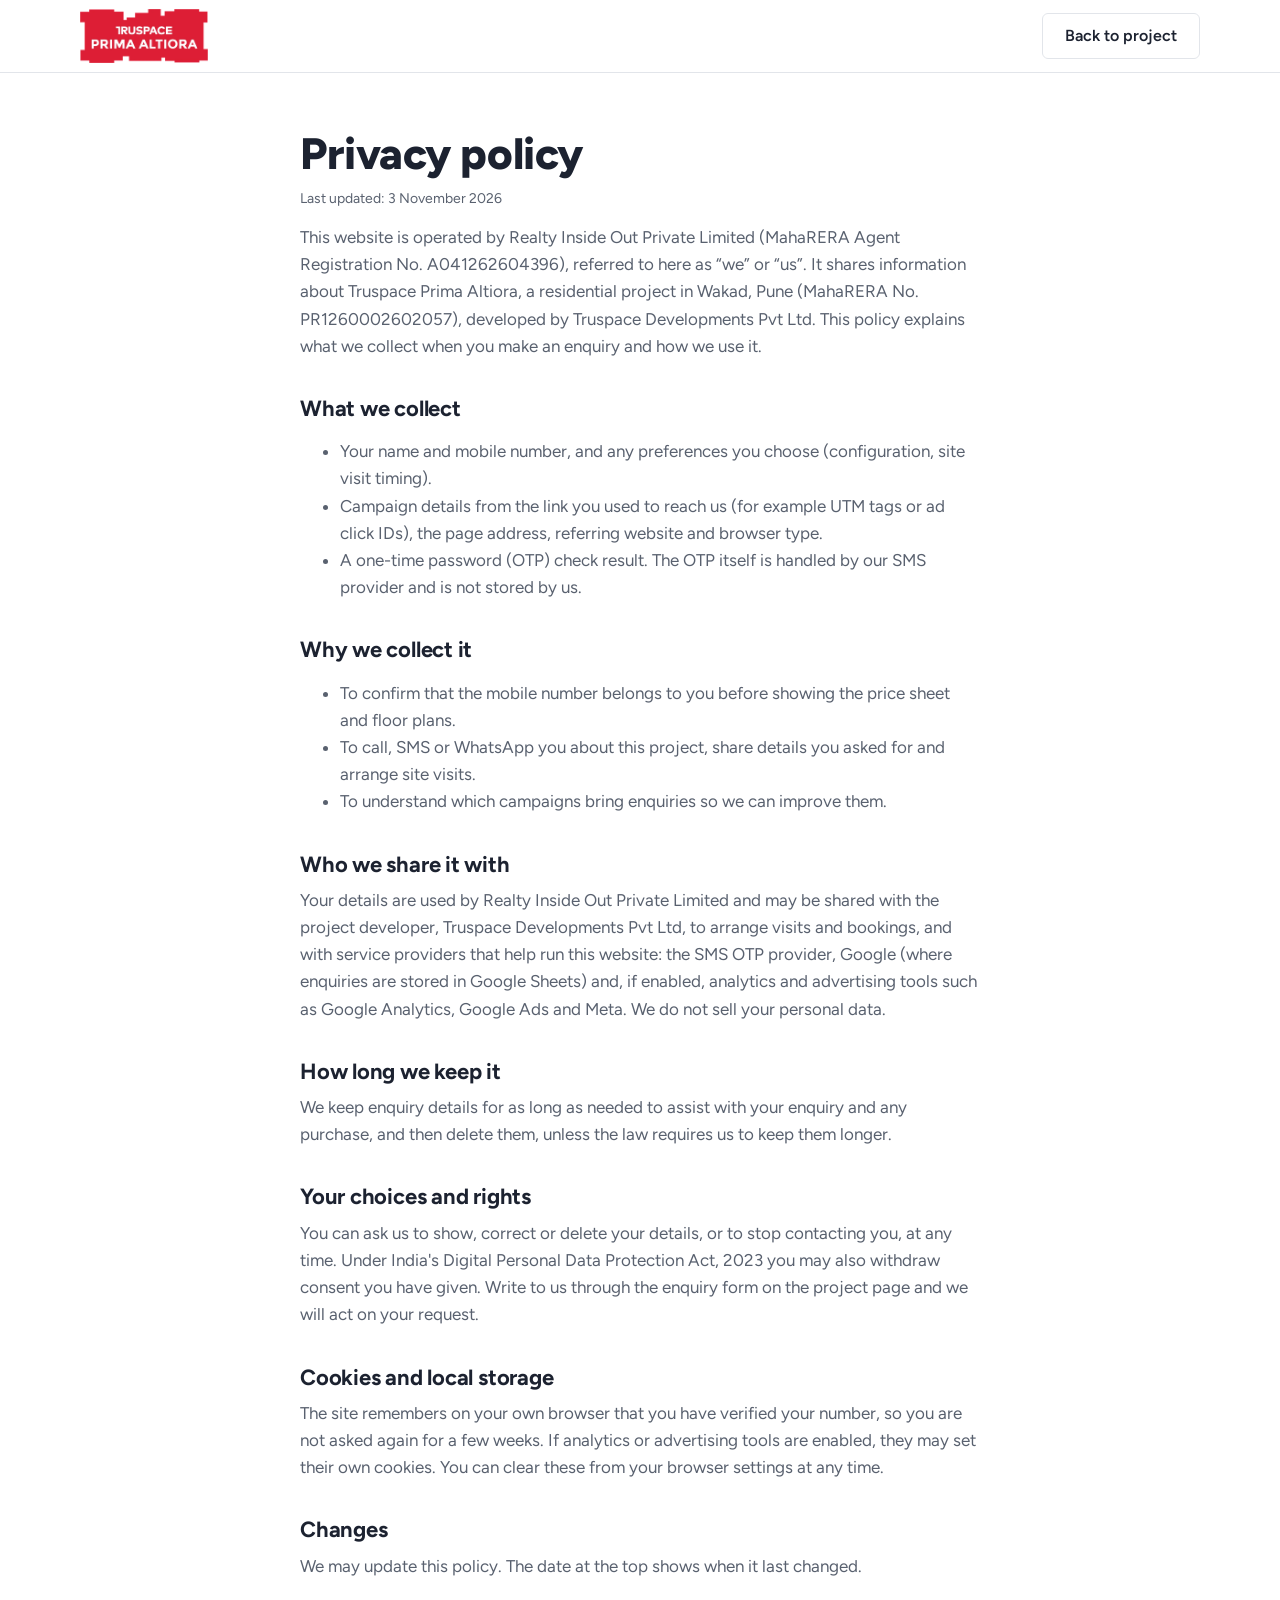
<file: privacy-policy.html>
<!doctype html>
<html lang="en-IN">
<head>
  <meta charset="utf-8">
  <meta name="viewport" content="width=device-width, initial-scale=1">
  <title>Privacy Policy | Truspace Prima Altiora, Wakad</title>
  <meta name="description" content="How enquiries made on the Truspace Prima Altiora Wakad website are collected, used and protected.">
  <link rel="canonical" href="https://your-domain.com/privacy-policy.html">
  <meta name="robots" content="index, follow">
  <link rel="icon" href="assets/img/favicon.svg" type="image/svg+xml">
  <link rel="preconnect" href="https://fonts.googleapis.com">
  <link rel="preconnect" href="https://fonts.gstatic.com" crossorigin>
  <link rel="stylesheet" href="https://fonts.googleapis.com/css2?family=Figtree:wght@400;600;700;800&display=swap">
  <link rel="stylesheet" href="assets/css/style.css">
  <style>
    .policy { max-width: 760px; margin: 0 auto; padding: 56px var(--gutter) 96px; }
    .policy h1 { font-size: clamp(32px, 4vw, 44px); font-weight: 800; margin-bottom: 8px; }
    .policy h2 { font-size: 22px; margin: 36px 0 10px; }
    .policy p, .policy li { color: var(--slate); }
    .policy .updated { font-size: 14px; }
  </style>
  <script src="assets/js/config.js"></script>
</head>
<body>
  <header class="site-header">
    <div class="wrap header-inner">
      <a class="brand" href="./" aria-label="Truspace Prima Altiora home"><img src="assets/img/truspace-prima-altiora-logo.webp" width="140" height="60" alt="Truspace Prima Altiora logo"></a>
      <a class="btn btn-ghost" href="./" style="margin-left:auto">Back to project</a>
    </div>
  </header>
  <main class="policy">
    <h1>Privacy policy</h1>
    <p class="updated">Last updated: 3 November 2026</p>

    <p>This website is operated by Realty Inside Out Private Limited (MahaRERA Agent Registration No. A041262604396), referred to here as “we” or “us”. It shares information about Truspace Prima Altiora, a residential project in Wakad, Pune (MahaRERA No. PR1260002602057), developed by Truspace Developments Pvt Ltd. This policy explains what we collect when you make an enquiry and how we use it.</p>

    <h2>What we collect</h2>
    <ul>
      <li>Your name and mobile number, and any preferences you choose (configuration, site visit timing).</li>
      <li>Campaign details from the link you used to reach us (for example UTM tags or ad click IDs), the page address, referring website and browser type.</li>
      <li>A one-time password (OTP) check result. The OTP itself is handled by our SMS provider and is not stored by us.</li>
    </ul>

    <h2>Why we collect it</h2>
    <ul>
      <li>To confirm that the mobile number belongs to you before showing the price sheet and floor plans.</li>
      <li>To call, SMS or WhatsApp you about this project, share details you asked for and arrange site visits.</li>
      <li>To understand which campaigns bring enquiries so we can improve them.</li>
    </ul>

    <h2>Who we share it with</h2>
    <p>Your details are used by Realty Inside Out Private Limited and may be shared with the project developer, Truspace Developments Pvt Ltd, to arrange visits and bookings, and with service providers that help run this website: the SMS OTP provider, Google (where enquiries are stored in Google Sheets) and, if enabled, analytics and advertising tools such as Google Analytics, Google Ads and Meta. We do not sell your personal data.</p>

    <h2>How long we keep it</h2>
    <p>We keep enquiry details for as long as needed to assist with your enquiry and any purchase, and then delete them, unless the law requires us to keep them longer.</p>

    <h2>Your choices and rights</h2>
    <p>You can ask us to show, correct or delete your details, or to stop contacting you, at any time. Under India's Digital Personal Data Protection Act, 2023 you may also withdraw consent you have given. Write to <span data-contact>us through the enquiry form on the project page</span> and we will act on your request.</p>

    <h2>Cookies and local storage</h2>
    <p>The site remembers on your own browser that you have verified your number, so you are not asked again for a few weeks. If analytics or advertising tools are enabled, they may set their own cookies. You can clear these from your browser settings at any time.</p>

    <h2>Changes</h2>
    <p>We may update this policy. The date at the top shows when it last changed.</p>
  </main>
  <script>
    (function () {
      var c = window.PA_CONFIG || {}, el = document.querySelector("[data-contact]");
      if (c.CONTACT_EMAIL && el) { el.innerHTML = '<a href="mailto:' + c.CONTACT_EMAIL + '">' + c.CONTACT_EMAIL + "</a>"; }
    })();
  </script>
</body>
</html>
</file>
<file: assets/css/style.css>
/* Truspace Prima Altiora – landing page styles */
:root {
  --red: #DD1E36;          /* Truspace brand red, from the brochure */
  --red-deep: #B5142A;
  --ink: #1C2230;
  --slate: #59616F;
  --line: #E2E5EA;
  --paper: #FFFFFF;
  --mist: #F4F5F7;
  --dusk: #172036;         /* night sky of the tower render */
  --dusk-2: #212C49;
  --on-dusk: #E9ECF4;
  --on-dusk-soft: #AEB6CA;
  --green: #1F9D55;

  --font: "Figtree", system-ui, -apple-system, "Segoe UI", Roboto, sans-serif;
  --wrap: 1200px;
  --gutter: clamp(16px, 4vw, 40px);
  --radius: 6px;
  --header-h: 72px;
}

*, *::before, *::after { box-sizing: border-box; }
html { scroll-behavior: smooth; scroll-padding-top: calc(var(--header-h) + 12px); -webkit-text-size-adjust: 100%; }
body {
  margin: 0; font-family: var(--font); font-size: 17px; line-height: 1.6;
  color: var(--ink); background: var(--paper);
  -webkit-font-smoothing: antialiased; text-rendering: optimizeLegibility;
}
img { max-width: 100%; height: auto; display: block; }
a { color: var(--red); }
h1, h2, h3 { line-height: 1.15; margin: 0; letter-spacing: -0.01em; }
p { margin: 0 0 1em; }
button, input, select { font: inherit; color: inherit; }
:focus-visible { outline: 2px solid var(--red); outline-offset: 3px; border-radius: 2px; }
.sr-only { position: absolute; width: 1px; height: 1px; overflow: hidden; clip: rect(0 0 0 0); white-space: nowrap; }
.skip { position: absolute; left: -9999px; top: 8px; background: var(--ink); color: #fff; padding: 8px 12px; z-index: 100; }
.skip:focus { left: 8px; }
.hp { position: absolute !important; left: -9999px !important; width: 1px; height: 1px; opacity: 0; }
[hidden] { display: none !important; }

.wrap { width: 100%; max-width: var(--wrap); margin: 0 auto; padding: 0 var(--gutter); }
.wrap.narrow { max-width: 880px; }
.center { text-align: center; margin-top: 32px; }

/* ---------- Buttons ---------- */
.btn {
  display: inline-flex; align-items: center; justify-content: center; gap: 8px;
  min-height: 46px; padding: 0 22px; border-radius: var(--radius);
  font-weight: 600; font-size: 16px; text-decoration: none; cursor: pointer;
  border: 1.5px solid transparent; transition: background-color .15s, color .15s, border-color .15s;
  white-space: nowrap;
}
.btn-lg { min-height: 54px; padding: 0 28px; font-size: 17px; }
.btn-block { width: 100%; }
.btn-primary { background: var(--red); color: #fff; }
.btn-primary:hover { background: var(--red-deep); }
.btn-primary[disabled] { opacity: .6; cursor: progress; }
.btn-light { background: #fff; color: var(--ink); }
.btn-light:hover { background: var(--mist); }
.btn-ghost { background: transparent; color: var(--ink); border-color: var(--line); }
.btn-ghost:hover { border-color: var(--ink); }
.btn-outline { background: transparent; color: var(--red); border-color: var(--red); }
.btn-outline:hover { background: var(--red); color: #fff; }
.btn-whatsapp { background: #1FA855; color: #fff; }
.btn-whatsapp:hover { background: #178A45; }
.link-btn { background: none; border: 0; padding: 0; color: var(--red); font-weight: 600; cursor: pointer; text-decoration: underline; text-underline-offset: 3px; }
.link-btn[disabled] { color: var(--slate); cursor: default; text-decoration: none; }

/* ---------- Header ---------- */
.site-header {
  position: sticky; top: 0; z-index: 40; background: rgba(255,255,255,.96);
  backdrop-filter: saturate(1.4) blur(8px); border-bottom: 1px solid var(--line);
}
.header-inner { display: flex; align-items: center; gap: 24px; height: var(--header-h); }
.brand img { width: 128px; height: auto; }
.nav { display: flex; gap: 22px; margin-left: auto; }
.nav a { color: var(--ink); text-decoration: none; font-weight: 500; font-size: 15px; padding: 6px 0; border-bottom: 2px solid transparent; }
.nav a:hover { border-bottom-color: var(--red); }
.header-call { gap: 8px; }
.ico { width: 18px; height: 18px; flex: none; }

/* ---------- Hero ---------- */
.hero { position: relative; isolation: isolate; color: #fff; overflow: hidden; background: var(--dusk); }
.hero-img { position: absolute; inset: 0; width: 100%; height: 100%; object-fit: cover; object-position: 62% 40%; z-index: -2; }
.hero::before {
  content: ""; position: absolute; inset: 0; z-index: -1;
  background:
    linear-gradient(90deg, rgba(16,22,40,.92) 0%, rgba(16,22,40,.72) 38%, rgba(16,22,40,.15) 70%, rgba(16,22,40,.35) 100%),
    linear-gradient(0deg, rgba(16,22,40,.55) 0%, rgba(16,22,40,0) 35%);
}
.hero-grid {
  display: grid; grid-template-columns: minmax(0, 1.25fr) minmax(320px, 400px);
  gap: 48px; align-items: center; min-height: min(86vh, 780px); padding-top: 64px; padding-bottom: 64px;
}
.hero-copy { max-width: 620px; animation: rise .8s cubic-bezier(.2,.7,.2,1) both; }
.hero h1 { display: grid; gap: 6px; }
.h1-project { font-size: 18px; font-weight: 600; letter-spacing: .02em; color: #fff; display: inline-flex; align-items: center; gap: 12px; }
.h1-project::before { content: ""; width: 28px; height: 3px; background: var(--red); }
.h1-light, .h1-bold { font-size: clamp(32px, 4.6vw, 58px); letter-spacing: -0.02em; text-wrap: balance; }
.h1-light { font-weight: 300; }
.h1-bold { font-weight: 800; }
.hero-sub { font-size: 19px; color: #DCE1EC; margin: 22px 0 30px; max-width: 54ch; }
.hero-actions { display: flex; flex-wrap: wrap; gap: 12px; }
.hero-contact { display: flex; flex-wrap: wrap; gap: 12px; margin-top: 14px; }
.btn-call { background: rgba(255,255,255,.06); color: #fff; border-color: rgba(255,255,255,.55); }
.btn-call:hover { background: #fff; color: var(--ink); border-color: #fff; }
.rera-line { margin: 26px 0 0; font-size: 14px; color: #C2C9DA; }
.rera-line a { color: #C2C9DA; }

.hero-card {
  background: #fff; color: var(--ink); border-radius: 8px; padding: 28px;
  box-shadow: 0 24px 60px -20px rgba(0,0,0,.55);
  border-top: 4px solid var(--red);
  animation: rise .8s .12s cubic-bezier(.2,.7,.2,1) both;
}
.hero-card h2 { font-size: 22px; font-weight: 700; margin-bottom: 8px; }
.hero-card > p { color: var(--slate); font-size: 15px; margin-bottom: 18px; }
@keyframes rise { from { opacity: 0; transform: translateY(14px); } to { opacity: 1; transform: none; } }

/* ---------- Forms ---------- */
.lead-form { display: grid; gap: 14px; }
.field { display: grid; gap: 6px; }
.field > span:first-child { font-size: 14px; font-weight: 600; color: var(--slate); }
.field input, .field select, .phone-field {
  width: 100%; min-height: 48px; border: 1.5px solid #CDD2DA; border-radius: var(--radius);
  background: #fff; padding: 0 14px; font-size: 16px;
}
.field input:focus, .field select:focus { outline: none; border-color: var(--ink); box-shadow: 0 0 0 3px rgba(221,30,54,.15); }
.phone-field { display: flex; align-items: stretch; padding: 0; overflow: hidden; }
.phone-field .cc { display: flex; align-items: center; padding: 0 12px; background: var(--mist); border-right: 1.5px solid #CDD2DA; font-weight: 600; color: var(--slate); }
.phone-field input { border: 0; min-height: 45px; border-radius: 0; flex: 1; min-width: 0; }
.phone-field:focus-within { border-color: var(--ink); box-shadow: 0 0 0 3px rgba(221,30,54,.15); }
.phone-field input:focus { box-shadow: none; }
.form-error { color: var(--red-deep); font-size: 14px; font-weight: 600; margin: 0; min-height: 0; }
.form-error:empty { display: none; }
.fine { font-size: 13px; color: var(--slate); margin: 4px 0 0; line-height: 1.5; }
.section-dark .fine { color: var(--on-dusk-soft); }
.section-dark .fine a { color: #fff; }

/* ---------- Facts ---------- */
.facts { background: #fff; border-bottom: 1px solid var(--line); }
.facts-list { list-style: none; margin: 0 auto; display: grid; grid-template-columns: repeat(5, 1fr); }
.facts-list li { padding: 26px 0 24px; display: grid; gap: 2px; border-left: 1px solid var(--line); padding-left: 24px; }
.facts-list li:first-child { border-left: 0; padding-left: 0; }
.facts-list strong { font-size: clamp(28px, 3vw, 40px); font-weight: 800; color: var(--red); line-height: 1; }
.facts-list span { font-size: 15px; color: var(--slate); }

/* ---------- Sections ---------- */
.section { padding: clamp(64px, 9vw, 112px) 0; }
.section-mist { background: var(--mist); }
.section-dark { background: var(--dusk); color: var(--on-dusk); }
.sec-head { margin-bottom: 28px; max-width: 860px; }
.sec-head h2 { font-size: clamp(30px, 3.6vw, 46px); font-weight: 700; }
/* Signature: the stepped skyline rule from the Truspace brochure */
.steps { display: block; width: 100%; max-width: 420px; height: 28px; margin-top: 18px; overflow: visible; }
.steps path { fill: none; stroke: var(--red); stroke-width: 2; }
.sec-intro { color: var(--slate); max-width: 70ch; margin-bottom: 32px; }
.section-dark .sec-intro { color: var(--on-dusk-soft); }
.lead { font-size: 20px; line-height: 1.55; }
.section-dark h2 { color: #fff; }

/* ---------- Overview ---------- */
.overview-grid { display: grid; grid-template-columns: minmax(0, 1.35fr) minmax(0, 1fr); gap: clamp(32px, 6vw, 88px); align-items: start; }
.overview-grid p { max-width: 64ch; }
.highlights { list-style: none; margin: 0; padding: 0; border-left: 2px solid var(--red); }
.highlights li { padding: 18px 0 18px 24px; border-bottom: 1px solid var(--line); }
.highlights li:last-child { border-bottom: 0; }
.highlights h3 { font-size: 18px; font-weight: 700; margin-bottom: 4px; }
.highlights p { margin: 0; color: var(--slate); font-size: 15px; }

/* ---------- Price ---------- */
.locked-banner {
  display: flex; align-items: center; justify-content: space-between; gap: 20px; flex-wrap: wrap;
  background: var(--dusk-2); border: 1px solid rgba(255,255,255,.12); border-left: 4px solid var(--red);
  padding: 18px 22px; border-radius: var(--radius); margin-bottom: 24px;
}
.locked-banner p { margin: 0; max-width: 62ch; }
.locked-banner strong { color: #fff; }
.table-scroll { overflow-x: auto; -webkit-overflow-scrolling: touch; }
.price-table { width: 100%; border-collapse: collapse; min-width: 860px; font-variant-numeric: tabular-nums; }
.price-table th, .price-table td { text-align: left; padding: 16px 14px; border-bottom: 1px solid rgba(255,255,255,.12); font-size: 16px; }
.price-table thead th { font-size: 13px; font-weight: 600; color: var(--on-dusk-soft); border-bottom: 1px solid rgba(255,255,255,.3); }
.price-table tbody th { font-weight: 700; color: #fff; white-space: nowrap; }
.price-table tbody th small { font-weight: 400; color: var(--on-dusk-soft); font-size: 14px; margin-left: 4px; }
.price-table td.total { font-weight: 800; color: #fff; }
.price-table td.p { white-space: nowrap; }
.price-table small.short { color: var(--on-dusk-soft); font-weight: 500; font-size: 13px; }
.price-table tbody tr:nth-child(3) th, .price-table tbody tr:nth-child(3) td { border-bottom-color: rgba(255,255,255,.3); }
.price-lock {
  display: inline-flex; align-items: center; gap: 6px; padding: 5px 10px; border-radius: 999px;
  background: rgba(255,255,255,.08); border: 1px solid rgba(255,255,255,.18); color: var(--on-dusk);
  font-size: 13px; font-weight: 600; cursor: pointer;
}
.price-lock:hover { background: var(--red); border-color: var(--red); color: #fff; }
.price-lock svg { width: 12px; height: 12px; }
.price-blur { filter: blur(5px); user-select: none; color: var(--on-dusk-soft); }
.price-extra { margin-top: 32px; display: grid; grid-template-columns: minmax(0, 1fr) minmax(0, 1fr); gap: 32px; align-items: start; }
.price-notes { margin: 0; padding-left: 20px; color: var(--on-dusk-soft); font-size: 15px; }
.price-notes li { margin-bottom: 8px; }
.payment-plan { background: var(--dusk-2); border-radius: var(--radius); border: 1px solid rgba(255,255,255,.12); }
.payment-plan summary { cursor: pointer; padding: 16px 20px; font-weight: 700; color: #fff; list-style: none; display: flex; justify-content: space-between; }
.payment-plan summary::-webkit-details-marker { display: none; }
.payment-plan summary::after { content: "+"; font-size: 22px; line-height: 1; color: var(--red); }
.payment-plan[open] summary::after { content: "–"; }
.plan-list { margin: 0; padding: 0 20px 18px 20px; list-style: none; counter-reset: stage; max-height: 420px; overflow: auto; }
.plan-list li { display: grid; grid-template-columns: 56px 1fr; gap: 12px; padding: 9px 0; border-top: 1px solid rgba(255,255,255,.08); font-size: 14px; color: var(--on-dusk-soft); }
.plan-list b { color: #fff; font-variant-numeric: tabular-nums; }

/* ---------- Floor plans ---------- */
.plan-filter { display: inline-flex; gap: 4px; padding: 4px; background: var(--mist); border-radius: 999px; margin-bottom: 28px; }
.plan-filter button { border: 0; background: transparent; padding: 8px 18px; border-radius: 999px; font-weight: 600; font-size: 15px; cursor: pointer; color: var(--slate); }
.plan-filter button[aria-selected="true"] { background: #fff; color: var(--ink); box-shadow: 0 1px 3px rgba(20,24,40,.12); }
.plan-grid { list-style: none; margin: 0; padding: 0; display: grid; grid-template-columns: repeat(3, minmax(0, 1fr)); gap: 24px; }
.plan-card { border: 1px solid var(--line); border-radius: 8px; overflow: hidden; background: #fff; display: flex; flex-direction: column; }
.plan-card-wide { grid-column: span 1; }
.plan-media { position: relative; display: block; width: 100%; aspect-ratio: 4 / 3; padding: 0; overflow: hidden; background: #fff; border: 0; cursor: pointer; border-bottom: 1px solid var(--line); }
.plan-media img { position: absolute; inset: 14px; width: calc(100% - 28px); height: calc(100% - 28px); object-fit: contain; }
.is-locked .plan-media img { filter: saturate(.6); }
.lock-chip {
  position: absolute; left: 50%; top: 50%; transform: translate(-50%, -50%);
  background: var(--ink); color: #fff; font-size: 14px; font-weight: 600; padding: 9px 16px 9px 36px; border-radius: 999px;
  background-image: url("data:image/svg+xml,%3Csvg xmlns='http://www.w3.org/2000/svg' viewBox='0 0 24 24' fill='none' stroke='white' stroke-width='2.2' stroke-linecap='round'%3E%3Crect x='5' y='11' width='14' height='10' rx='2'/%3E%3Cpath d='M8 11V8a4 4 0 0 1 8 0v3'/%3E%3C/svg%3E");
  background-repeat: no-repeat; background-size: 15px; background-position: 14px 50%;
  transition: background-color .15s;
}
.plan-media:hover .lock-chip { background-color: var(--red); }
.plan-meta { padding: 16px 18px 18px; }
.plan-meta h3 { font-size: 19px; font-weight: 700; }
.plan-meta p { margin: 4px 0 0; font-weight: 600; color: var(--ink); }
.plan-meta p span { display: block; font-weight: 400; color: var(--slate); font-size: 14px; }
.plan-card.is-hidden { display: none; }

/* ---------- Amenities ---------- */
.gallery { display: grid; grid-template-columns: 1.6fr 1fr; grid-template-rows: auto auto; gap: 16px; margin-bottom: 48px; }
.gallery figure { margin: 0; position: relative; overflow: hidden; border-radius: 8px; background: #ddd; }
.gallery .g-main { grid-row: span 2; }
.gallery img { width: 100%; height: 100%; object-fit: cover; aspect-ratio: 16 / 10; }
.gallery .g-main img { aspect-ratio: auto; min-height: 100%; }
.gallery figcaption {
  position: absolute; left: 0; right: 0; bottom: 0; padding: 32px 16px 12px; color: #fff; font-size: 14px; font-weight: 600;
  background: linear-gradient(0deg, rgba(10,14,28,.75), rgba(10,14,28,0));
}
.amenity-cols { display: grid; grid-template-columns: 1fr 1fr 1.4fr; gap: 40px; }
.amenity-cols h3 { font-size: 20px; font-weight: 700; padding-bottom: 12px; margin-bottom: 14px; border-bottom: 2px solid var(--red); }
.amenity-cols ul { list-style: none; margin: 0; padding: 0; columns: 1; }
.amenity-cols div:last-child ul { columns: 2; column-gap: 24px; }
.amenity-cols li { padding: 6px 0; font-size: 16px; break-inside: avoid; border-bottom: 1px solid var(--line); }

/* ---------- Specifications ---------- */
.spec-grid { display: grid; grid-template-columns: repeat(4, minmax(0, 1fr)); gap: 0; margin: 0; border-top: 1px solid var(--line); }
.spec-grid > div { padding: 24px 24px 24px 0; border-bottom: 1px solid var(--line); }
.spec-grid > div:not(:nth-child(4n+1)) { padding-left: 24px; border-left: 1px solid var(--line); }
.spec-grid dt { font-weight: 700; font-size: 17px; margin-bottom: 8px; }
.spec-grid dd { margin: 0; color: var(--slate); font-size: 15px; }
#specifications .fine { margin-top: 18px; }

/* ---------- Location ---------- */
.location-grid { display: grid; grid-template-columns: minmax(0, 0.9fr) minmax(0, 1.3fr); gap: 48px; align-items: center; }
.location-copy p { max-width: 60ch; }
.map-figure { margin: 0; background: #fff; border-radius: 8px; padding: 12px; border: 1px solid var(--line); }
.map-figure figcaption { font-size: 12px; color: var(--slate); text-align: right; margin-top: 4px; }
.near-grid { display: grid; grid-template-columns: repeat(5, minmax(0, 1fr)); gap: 28px; margin-top: 56px; }
.near-grid h3 { font-size: 16px; font-weight: 700; margin-bottom: 10px; color: var(--red); }
.near-grid ul { list-style: none; margin: 0; padding: 0; }
.near-grid li { font-size: 15px; padding: 5px 0; border-bottom: 1px solid var(--line); }
.why { margin-top: 56px; background: #fff; border-radius: 8px; padding: 28px 32px; border: 1px solid var(--line); }
.why h3 { font-size: 22px; margin-bottom: 14px; }
.why ul { margin: 0; padding: 0; list-style: none; display: grid; grid-template-columns: repeat(auto-fit, minmax(260px, 1fr)); gap: 12px 32px; }
.why li { font-size: 15px; color: var(--slate); }
.why strong { color: var(--ink); }

/* ---------- Layout ---------- */
.layout-grid { display: grid; grid-template-columns: 1fr 1fr; gap: 24px; }
.layout-grid figure { margin: 0; }
.zoomable { display: block; width: 100%; padding: 0; border: 1px solid var(--line); border-radius: 8px; overflow: hidden; background: #fff; cursor: zoom-in; }
.layout-grid figcaption { font-size: 14px; color: var(--slate); margin-top: 8px; }

/* ---------- FAQ ---------- */
.faq details { border-bottom: 1px solid #D6DAE1; }
.faq summary { cursor: pointer; padding: 20px 40px 20px 0; font-weight: 700; font-size: 18px; list-style: none; position: relative; }
.faq summary::-webkit-details-marker { display: none; }
.faq summary::after { content: "+"; position: absolute; right: 4px; top: 16px; font-size: 26px; font-weight: 400; color: var(--red); }
.faq details[open] summary::after { content: "–"; }
.faq details p { color: var(--slate); padding-bottom: 12px; max-width: 70ch; }

/* ---------- Enquire ---------- */
.enquire-grid { display: grid; grid-template-columns: minmax(0, 1fr) minmax(320px, 440px); gap: 56px; align-items: center; }
.enquire h2 { font-size: clamp(34px, 4vw, 52px); font-weight: 800; margin-bottom: 16px; }
.enquire .lead { color: var(--on-dusk-soft); max-width: 46ch; }
.contact-row { display: flex; gap: 12px; flex-wrap: wrap; margin-top: 24px; }
.enquire-form { background: #fff; color: var(--ink); padding: 28px; border-radius: 8px; border-top: 4px solid var(--red); }
.enquire-form .fine { color: var(--slate); }
.enquire-form .fine a { color: var(--red); }

/* ---------- Footer ---------- */
.site-footer { background: #0F1526; color: var(--on-dusk-soft); padding: 48px 0 40px; font-size: 14px; }
.site-footer a { color: #fff; }
.footer-grid { display: grid; grid-template-columns: 1fr 1fr; gap: 32px; padding-bottom: 28px; border-bottom: 1px solid rgba(255,255,255,.1); }
.footer-grid img { width: 140px; margin-bottom: 14px; }
.disclaimer { padding-top: 24px; font-size: 12.5px; line-height: 1.6; }

/* ---------- Mobile bar ---------- */
.mobile-bar { display: none; }

/* ---------- Dialogs ---------- */
dialog { border: 0; padding: 0; color: var(--ink); }
dialog::backdrop { background: rgba(12,16,30,.66); backdrop-filter: blur(3px); }
.gate { width: min(440px, calc(100vw - 24px)); border-radius: 10px; padding: 32px 28px 28px; border-top: 4px solid var(--red); }
.gate h2 { font-size: 24px; font-weight: 800; margin-bottom: 8px; padding-right: 32px; }
.gate-sub { color: var(--slate); font-size: 15px; margin-bottom: 20px; }
.gate form { display: grid; gap: 14px; }
.gate-x {
  position: absolute; right: 10px; top: 10px; width: 40px; height: 40px; border-radius: 50%;
  border: 0; background: transparent; font-size: 28px; line-height: 1; cursor: pointer; color: var(--slate);
}
.gate-x:hover { background: var(--mist); color: var(--ink); }
.gate[open] { animation: pop .18s ease-out; }
@keyframes pop { from { opacity: 0; transform: translateY(8px) scale(.98); } to { opacity: 1; transform: none; } }
.otp-input { font-size: 26px !important; letter-spacing: .4em; text-align: center; font-variant-numeric: tabular-nums; }
.resend { margin-top: 14px; font-size: 14px; }
.demo-note { background: #FFF6E0; border: 1px solid #F1D48A; border-radius: var(--radius); padding: 10px 12px; font-size: 14px; }
.gate-done { text-align: center; }
.reveal { background: var(--mist); border-radius: 8px; padding: 18px 16px 16px; margin: 4px 0 16px; }
.reveal-label { display: block; font-size: 14px; font-weight: 600; color: var(--slate); }
.reveal-number { display: block; font-size: clamp(22px, 6.4vw, 30px); white-space: nowrap; font-weight: 800; color: var(--ink); text-decoration: none; letter-spacing: .01em; margin: 2px 0 14px; font-variant-numeric: tabular-nums; }
.reveal-actions { display: flex; gap: 10px; }
.reveal-actions .btn { flex: 1 1 0; min-width: 0; padding: 0 10px; }
.site-footer a[data-call] { font-weight: 600; }
.gate-done h2 { padding-right: 0; }
.done-mark { width: 56px; height: 56px; margin: 4px auto 14px; display: block; }
.done-mark circle { fill: #E8F6EE; stroke: var(--green); stroke-width: 2; }
.done-mark path { fill: none; stroke: var(--green); stroke-width: 3; stroke-linecap: round; stroke-linejoin: round; }
#msg91-captcha:empty { display: none; }

.lightbox { width: min(1200px, calc(100vw - 24px)); max-height: calc(100vh - 24px); border-radius: 10px; padding: 48px 16px 16px; overflow: auto; }
.lightbox figure { margin: 0; }
.lightbox img { width: 100%; height: auto; }
.lightbox figcaption { font-weight: 700; margin-top: 10px; text-align: center; }

.toast {
  position: fixed; left: 50%; bottom: 24px; transform: translateX(-50%); z-index: 60;
  background: var(--ink); color: #fff; padding: 12px 18px; border-radius: 8px; font-size: 15px; font-weight: 500;
  box-shadow: 0 12px 30px -10px rgba(0,0,0,.5); max-width: calc(100vw - 32px);
}
.noscript { position: fixed; bottom: 0; left: 0; right: 0; background: var(--ink); color: #fff; padding: 12px; text-align: center; margin: 0; z-index: 70; }

/* Unlocked state */
.is-unlocked [data-locked-only] { display: none !important; }

/* ---------- Responsive ---------- */
@media (max-width: 1080px) {
  .nav { display: none; }
  .header-call { margin-left: auto; }
  .spec-grid { grid-template-columns: repeat(2, minmax(0, 1fr)); }
  .spec-grid > div:not(:nth-child(4n+1)) { padding-left: 0; border-left: 0; }
  .spec-grid > div:nth-child(2n) { padding-left: 24px; border-left: 1px solid var(--line); }
  .near-grid { grid-template-columns: repeat(3, minmax(0, 1fr)); }
  .amenity-cols { grid-template-columns: 1fr 1fr; }
  .amenity-cols div:last-child { grid-column: span 2; }
  .amenity-cols div:last-child ul { columns: 3; }
}

@media (max-width: 900px) {
  :root { --header-h: 64px; }
  .hero-grid { grid-template-columns: 1fr; min-height: 0; padding-top: 56px; padding-bottom: 40px; gap: 32px; }
  .hero::before { background: linear-gradient(180deg, rgba(16,22,40,.55) 0%, rgba(16,22,40,.82) 55%, rgba(16,22,40,.96) 100%); }
  .hero-img { object-position: 60% 30%; }
  .overview-grid, .location-grid, .enquire-grid, .price-extra { grid-template-columns: 1fr; }
  .plan-grid { grid-template-columns: repeat(2, minmax(0, 1fr)); }
  .facts-list { grid-template-columns: repeat(3, 1fr); }
  .facts-list li:nth-child(4) { border-left: 0; padding-left: 0; }
  .facts-list li:nth-child(n+4) { border-top: 1px solid var(--line); }
  .gallery { grid-template-columns: 1fr 1fr; }
  .gallery .g-main { grid-column: span 2; grid-row: auto; }
  .gallery .g-main img { aspect-ratio: 16 / 10; }
}

@media (max-width: 720px) {
  body { font-size: 16px; padding-bottom: 64px; }
  .brand img { width: 108px; }
  .header-cta { display: none; }
  .lead { font-size: 18px; }
  .hero-sub { font-size: 17px; }
  .hero-actions .btn { flex: 1 1 100%; }
  .hero-contact .btn { flex: 1 1 0; padding: 0 12px; }
  .hero-contact .btn-call span { font-size: 15px; }
  .header-call { min-height: 42px; padding: 0 14px; font-size: 15px; }
  .hero-card { padding: 22px; }
  .facts-list { grid-template-columns: 1fr 1fr; }
  .facts-list li { padding: 18px 0 16px 16px; }
  .facts-list li:nth-child(odd) { border-left: 0; padding-left: 0; }
  .facts-list li:nth-child(4) { border-left: 1px solid var(--line); padding-left: 16px; }
  .facts-list li:nth-child(n+3) { border-top: 1px solid var(--line); }
  .facts-list li:last-child { grid-column: span 2; }

  /* price table becomes stacked cards */
  .price-table { min-width: 0; }
  .price-table thead { display: none; }
  .price-table, .price-table tbody, .price-table tr, .price-table th, .price-table td { display: block; width: 100%; }
  .price-table tr { background: var(--dusk-2); border: 1px solid rgba(255,255,255,.12); border-radius: 8px; padding: 6px 16px 10px; margin-bottom: 14px; }
  .price-table tbody th { font-size: 19px; padding: 12px 0 8px; border-bottom: 1px solid rgba(255,255,255,.18) !important; }
  .price-table td { display: flex; justify-content: space-between; gap: 12px; padding: 9px 0; font-size: 15px; border-bottom: 1px solid rgba(255,255,255,.08) !important; }
  .price-table td:last-child { border-bottom: 0 !important; }
  .price-table td::before { content: attr(data-label); color: var(--on-dusk-soft); font-weight: 500; }
  .locked-banner .btn { width: 100%; }
  .is-locked .price-table td.p:not([data-k="total"]) { display: none; }
  .is-locked .price-table td:nth-child(2) { border-bottom: 1px solid rgba(255,255,255,.08) !important; }

  .plan-grid { grid-template-columns: 1fr; }
  .spec-grid { grid-template-columns: 1fr; }
  .spec-grid > div:nth-child(2n) { padding-left: 0; border-left: 0; }
  .near-grid { grid-template-columns: 1fr 1fr; gap: 24px; }
  .amenity-cols { grid-template-columns: 1fr; gap: 32px; }
  .amenity-cols div:last-child { grid-column: auto; }
  .amenity-cols ul, .amenity-cols div:last-child ul { columns: 2; column-gap: 20px; }
  .amenity-cols li { font-size: 15px; }
  .layout-grid { grid-template-columns: 1fr; }
  .gallery { grid-template-columns: 1fr; }
  .gallery .g-main { grid-column: auto; }
  .why { padding: 22px; }
  .footer-grid { grid-template-columns: 1fr; }
  .site-footer { padding-bottom: 110px; }

  .mobile-bar {
    display: flex; position: fixed; left: 0; right: 0; bottom: 0; z-index: 45;
    background: #fff; border-top: 1px solid var(--line); box-shadow: 0 -6px 20px -8px rgba(20,24,40,.25);
    padding-bottom: env(safe-area-inset-bottom);
  }
  .mobile-bar a, .mobile-bar button {
    flex: 1 1 0; display: flex; align-items: center; justify-content: center; min-height: 56px; font-weight: 700; font-size: 15px;
    text-decoration: none; color: var(--ink); background: #fff; border: 0; border-right: 1px solid var(--line); cursor: pointer;
  }
  .mobile-bar a[data-whatsapp] { color: #178A45; }
  .mobile-bar button { flex-grow: 1.4; background: var(--red); color: #fff; border-right: 0; }
  .toast { bottom: 76px; }
}

@media (prefers-reduced-motion: reduce) {
  html { scroll-behavior: auto; }
  *, *::before, *::after { animation: none !important; transition: none !important; }
}
</file>
